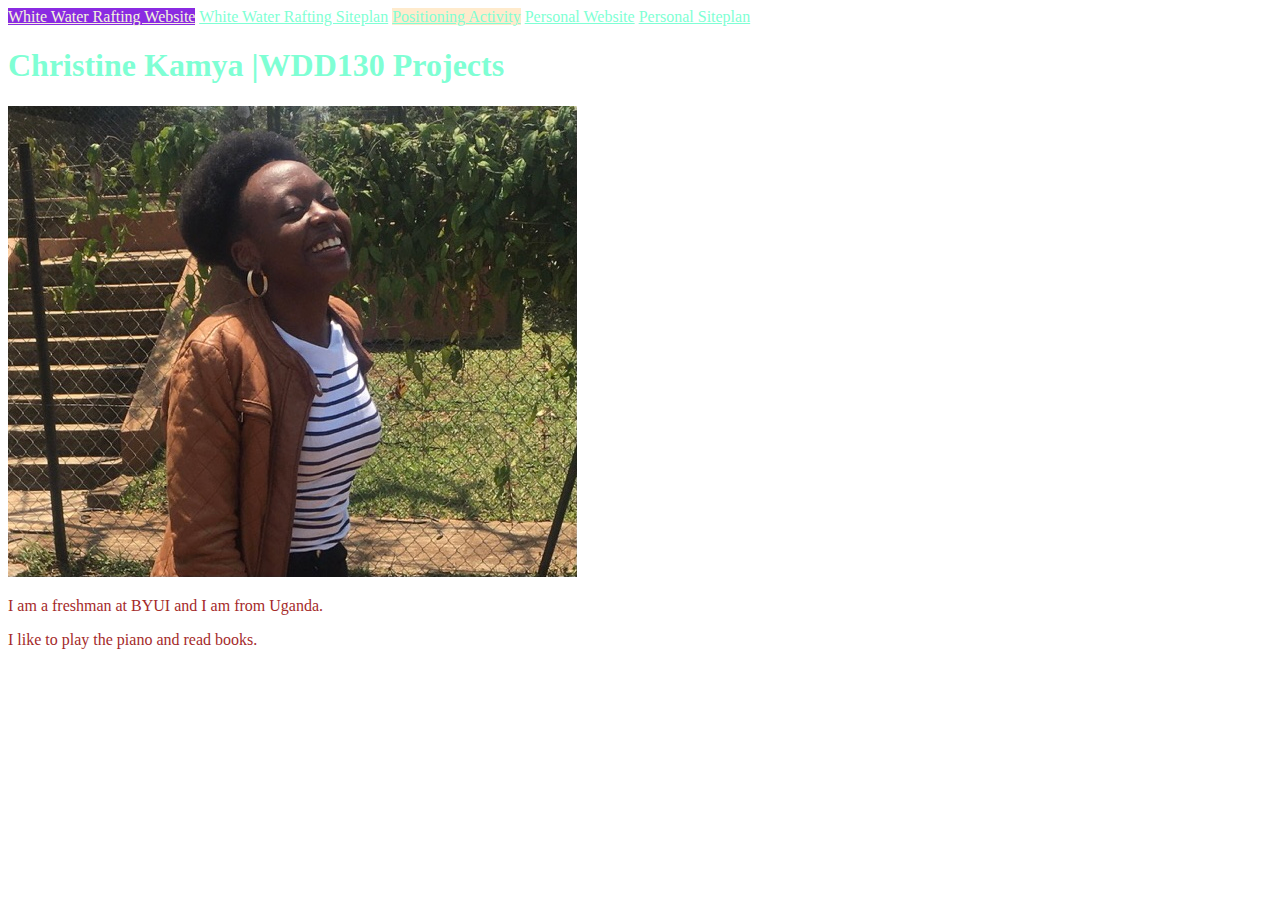
<file: index.html>
<!DOCTYPE html>
<html lang="en">
<head>
    <meta charset="UTF-8">
    <meta http-equiv="X-UA-Compatible" content="IE=edge">
    <meta name="viewport" content="width=device-width, initial-scale=1.0">
    <link rel="stylesheet" href="styles/main.css">
    <title>"Christine Kamya |WDD130 Home Page|</title>
    
</head>
<body>
    <header>
    <nav>
        <a id="active" href="wwr/index.html">White Water Rafting Website</a>
        <a href="wwr/site-plan-rafting.html">White Water Rafting Siteplan</a>
        <a class="room" href="positioning.html">Positioning Activity</a>
    <a href="./marketingsite/index.html">Personal Website</a>
    <a href="./marketingsite/site-plan.html">Personal Siteplan</a>

    </nav>
    <main>
        <h1>Christine Kamya |WDD130 Projects</h1>
        <img src="pictureofme.jpg" alt="Picture of Christine.jpg"/>
        <p id="emphasis">I am a freshman at BYUI and I am from Uganda.</p>
        <p>I like to play the piano and read books.</p>

    </main>
    </header>

    
</body>
</html>
</file>
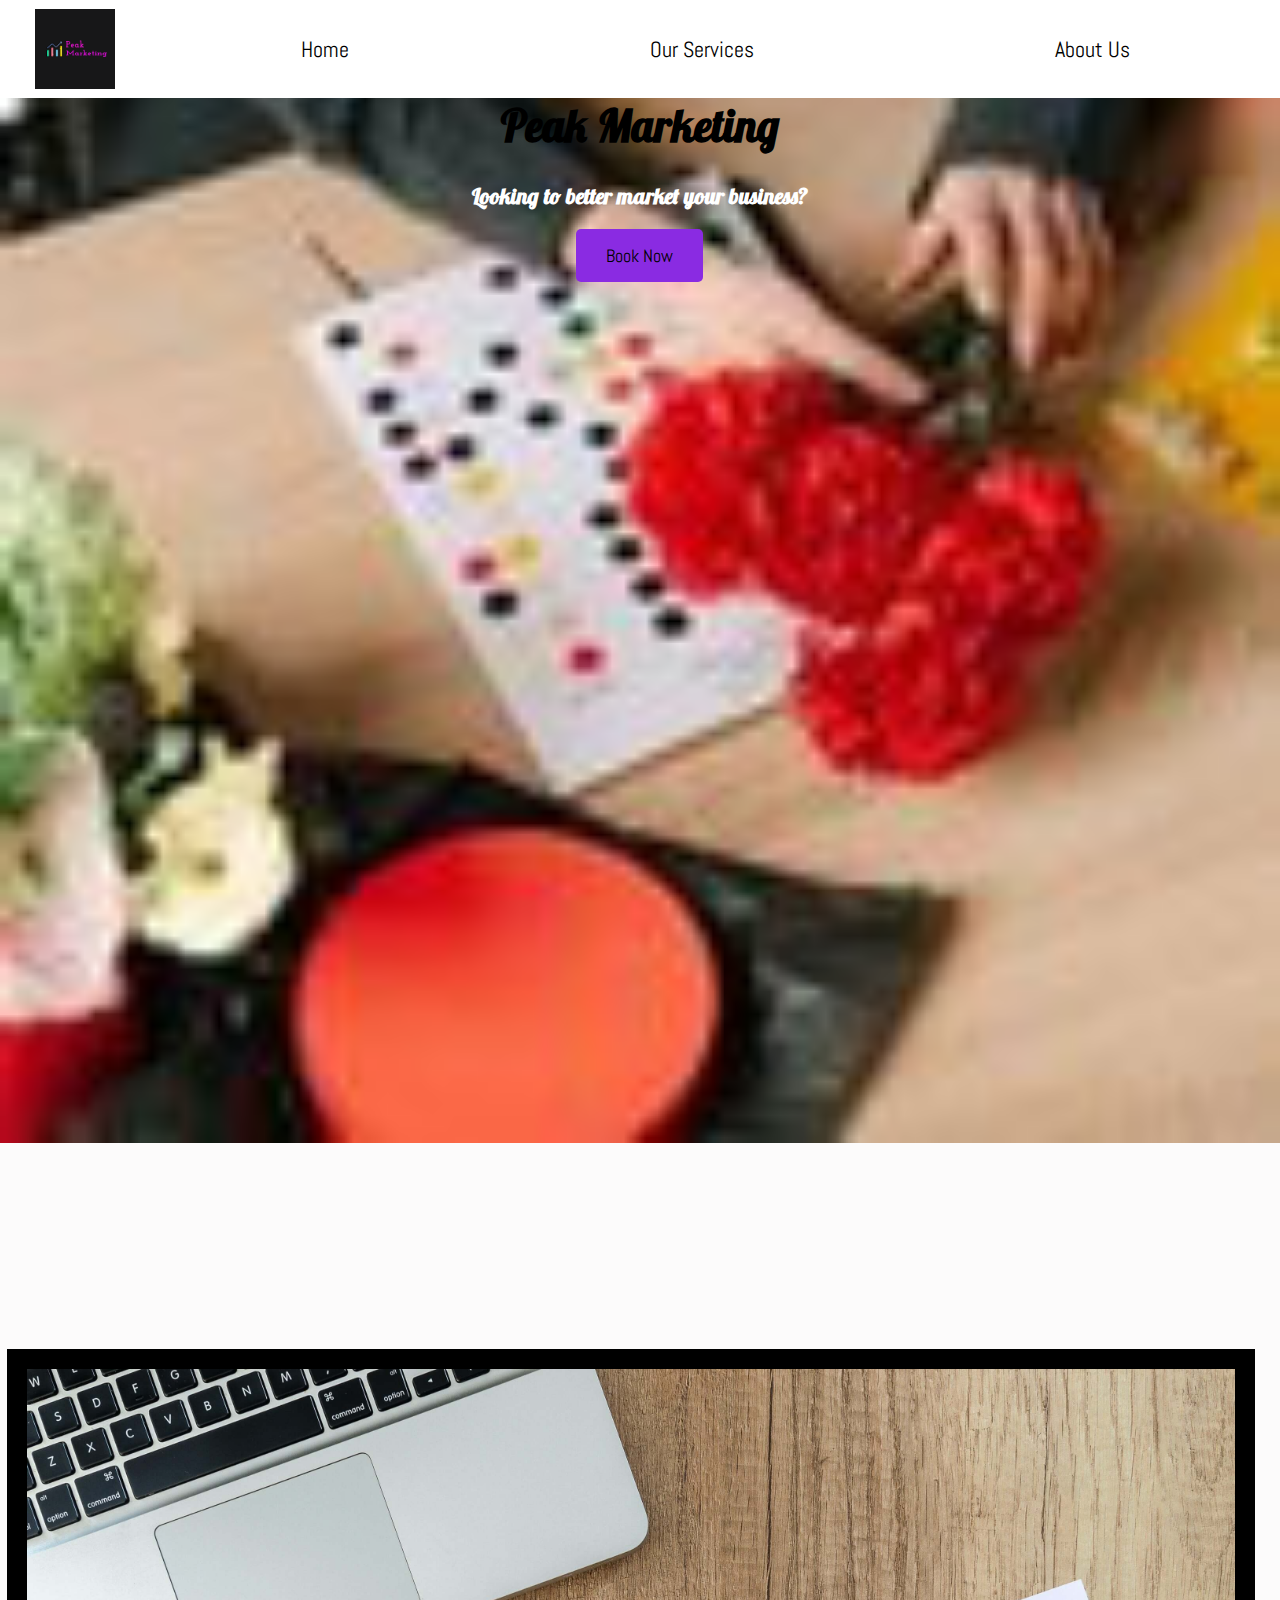
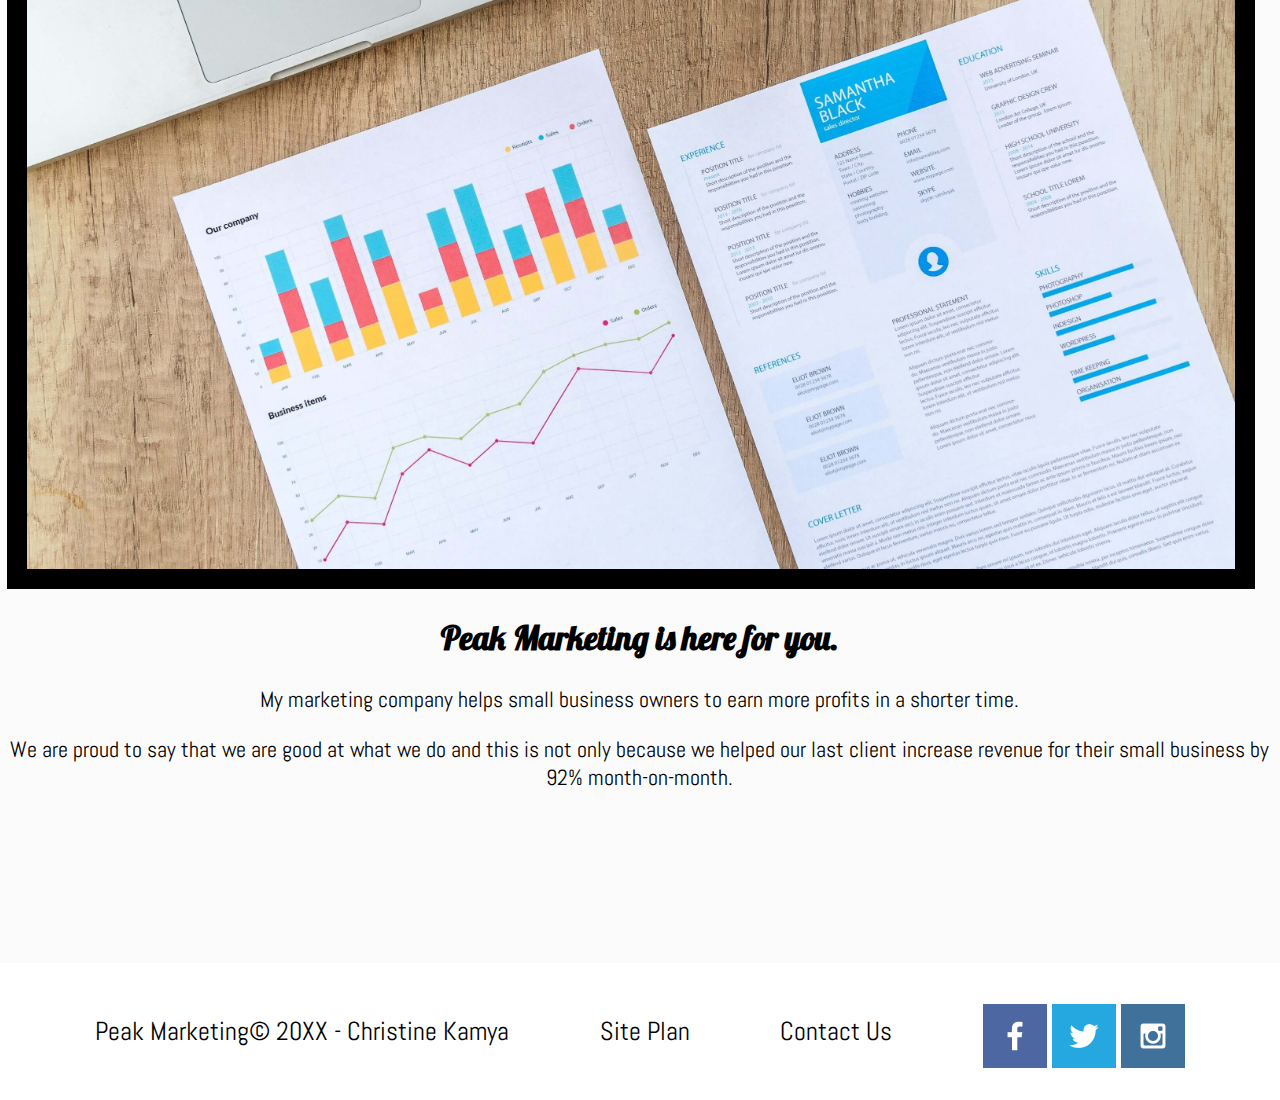
<file: marketingsite/index.html>
<!DOCTYPE html>
<html lang="en">
<head>
    <meta charset="UTF-8">
    <meta http-equiv="X-UA-Compatible" content="IE=edge">
    <meta name="viewport" content="width=device-width, initial-scale=1.0">
    <title>Peak Marketing| Home</title>
    <link type="text/css" rel="stylesheet" href="styless/site-plan.css">
</head>

<body>
    <div id="content">
        <header>
            <a id="logo_link" href="index.html">
                <img class="logo" src="images/peakmarketinglogo.png" alt="Peak Marketing Logo">
            </a>
            <nav>
                <a href="index.html">Home</a>
                <a href="ourservices.html">Our Services</a>
                <a href="aboutus.html">About Us</a>
            </nav>
        </header>
        <div id="hero">
            <div id="hero-box">
                <img id="hero-img" src="images/marketing1.jpg" alt="Marketing Strategy">
            </div>
            <section id="hero-msg">
                <h1 class="home-title">Peak Marketing</h1>
                <h4>Looking to better market your business?</h4>
                <div class='button-box'>
                    <a class='book' href="contactus.html">Book Now</a>
                </div>
            </section>
        </div>
        <main class="home-grid">
            
            <img class="marketing2-img" src="images/marketing2.jpg" alt="marketing picture">
            <section class="marketing">
                <h2>Peak Marketing is here for you.</h2>
                <p>My marketing company helps small business owners to earn more profits in a shorter time.</p>
                <p>We are proud to say that we are good at what we do and this is not only because we helped our last client increase revenue for their small business by 92% month-on-month.</p>
                
            </section>
        </main>
        <footer>
            <p>Peak Marketing&copy; 20XX - Christine Kamya</p>
            <p><a href="site-plan.html">Site Plan</a></p>
            <p><a href="contactus.html">Contact Us</a></p>
                <div class="social">
                    <a href="https://facebook.com" target="_blank">
                        <img src="images/facebook.png" alt="fb icon">
                    </a>
                    <a href="https://twitter.com" target="_blank">
                        <img src="images/twitter.png" alt="twitter icon">
                    </a>
                    <a href="https://instagram.com" target="_blank">
                        <img src="images/instagram.png" alt="instagram icon">
                    </a>
                </div>
        </footer>
    </div>  
</body>
</html>
</file>
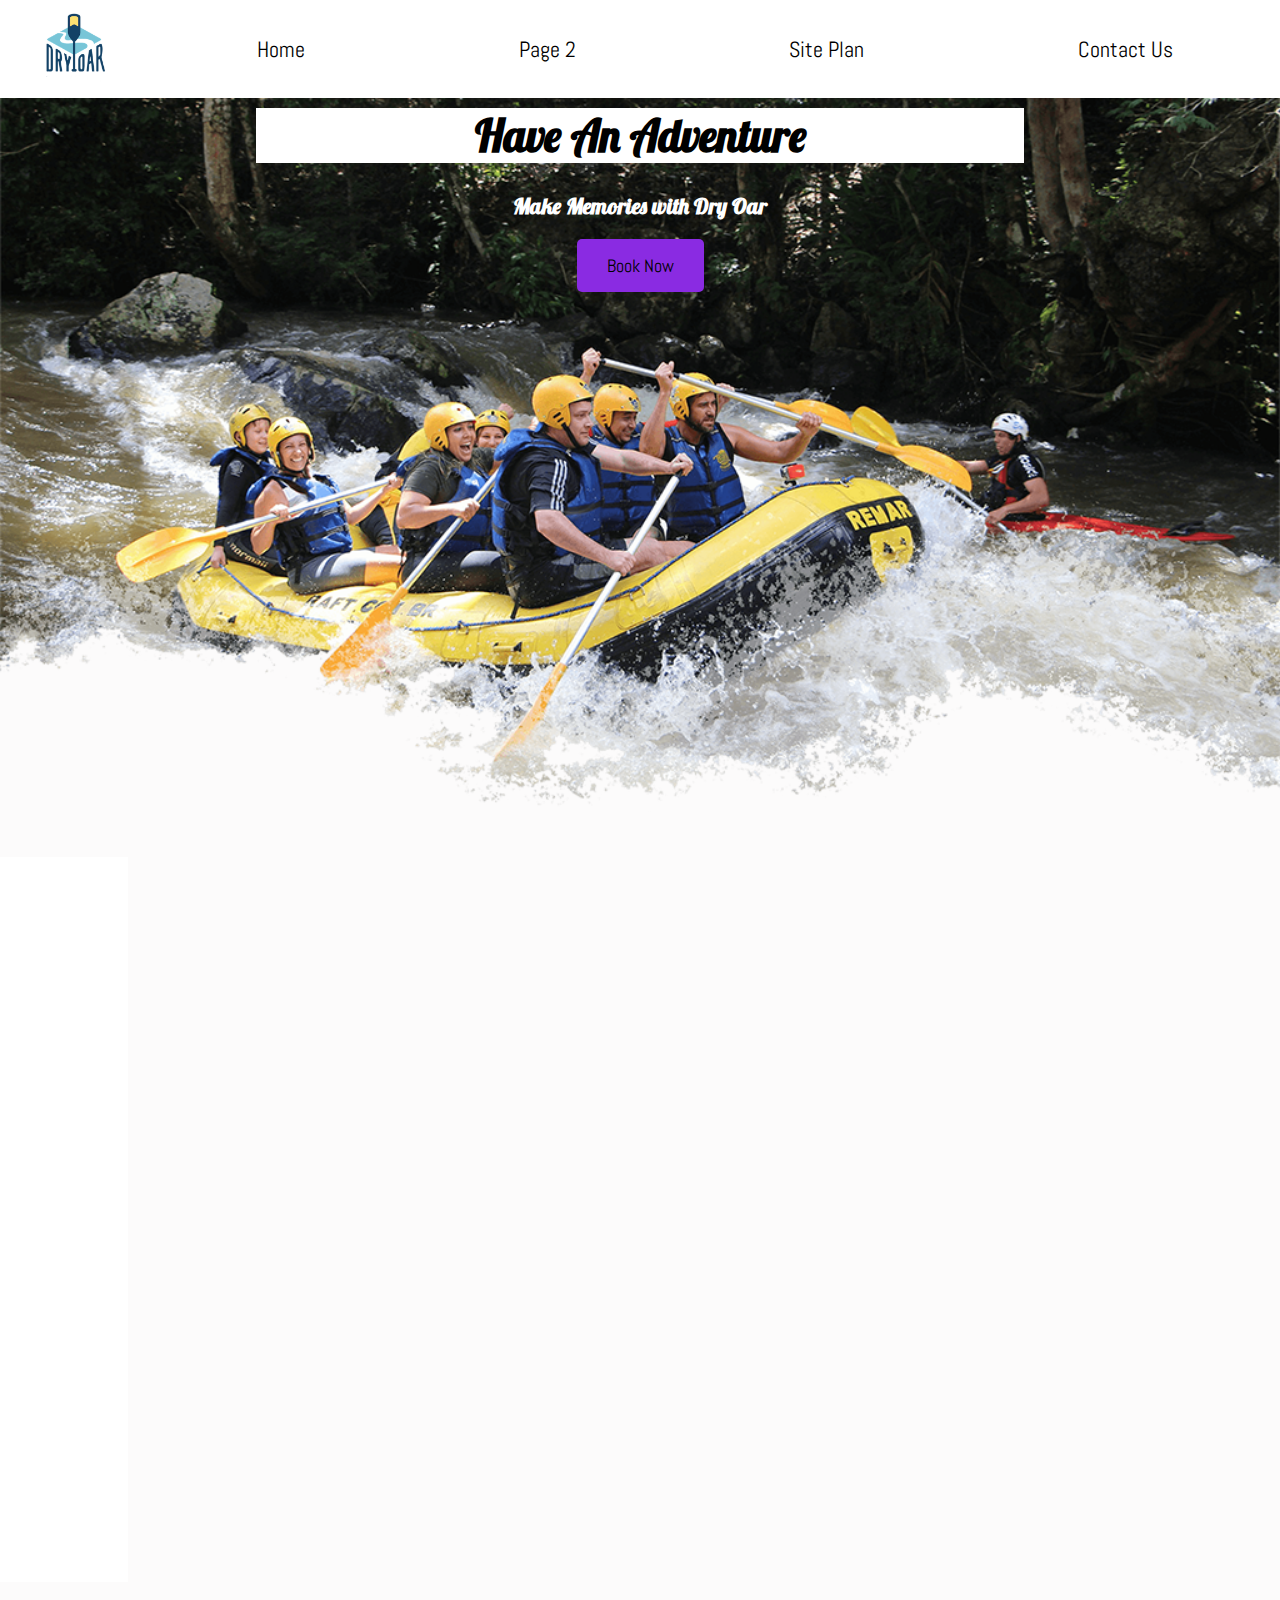
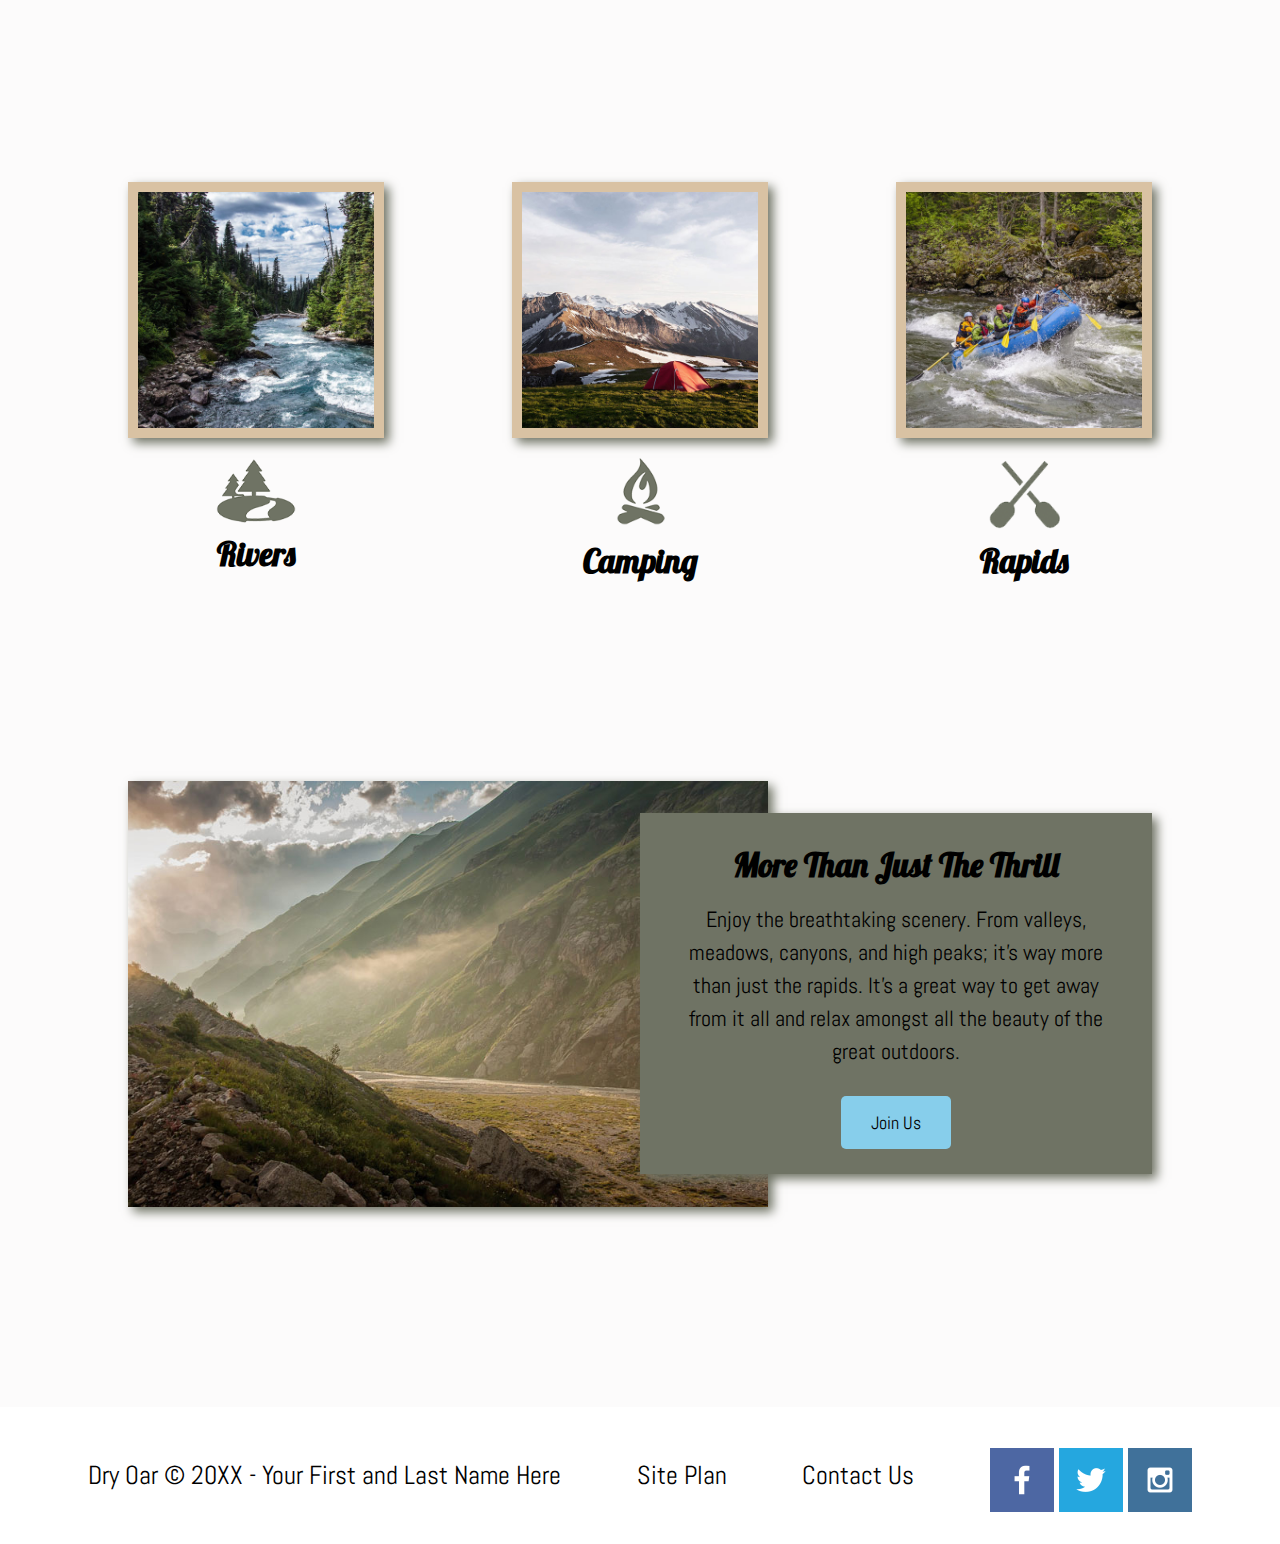
<file: wwr/index.html>
<!DOCTYPE html>
<html lang="en">
<head>
    <meta charset="UTF-8">
    <meta http-equiv="X-UA-Compatible" content="IE=edge">
    <meta name="viewport" content="width=device-width, initial-scale=1.0">
    <title>Whitewater Rafting Vacations | Dry Oar Boating | Home</title>
    <link rel="stylesheet" href="styles/styles.css">
</head>

<body>
    <div id="content">
    <header>
        <a id="logo_link" href="index.html">
            <img class="logo" src="images/logo.png" alt="Dry Oar Logo">
        </a>
        <nav>
            <a href="index.html">Home</a>
            <a href="#">Page 2</a>
            <a href="site-plan-rafting.html">Site Plan</a>
            <a href="contactus.html">Contact Us</a>
        </nav>
    </header>
    <div id="hero">
        <div id="hero-box">
            <img id="hero-img" src="images/hero.png" alt="People enjoying white water rafting">
        </div>
        <section id="hero-msg">
            <h1 class="home-title">Have An Adventure</h1>
            <h4>Make Memories with Dry Oar </h4>
            <div class='button-box'>
                <a class='book' href="contactus.html">Book Now</a>
            </div>
        </section>
    </div>
    <main class="home-grid">
        <section class="rivers-card">
            <img class="card-img" src="images/rivers.jpg" alt="river in forest">
            <img class="icon" src="images/river_icon.png" alt="river icon">
            <h2>Rivers</h2>
        </section>
        <section class="camping-card">
            <img class="card-img" src="images/camping.jpg" alt="tent in mountains">
            <img class="icon" src="images/fire_icon.png" alt="fire icon">
            <h2>Camping</h2>
        </section>
        <section class="rapids-card">
            <img class="card-img" src="images/rapids.jpg" alt="rafting boat">
            <img class="icon" src="images/oars.png" alt="oars icon">
            <h2>Rapids</h2>
        </section>
        <div id="background"></div> 
        <img class="mountains" src="images/mountains.jpg" alt="Misty mountains">
        <section class="msg">
        <h2>More Than Just The Thrill</h2>
        <p>Enjoy the breathtaking scenery. From valleys, meadows, canyons, and high peaks; it's way more than just the rapids. It's a great way to get away from it all and relax amongst all the beauty of the great outdoors. </p>
        <a class='join' href="rivers.html">Join Us</a>
    </section>
</main>
<footer>
    <p>Dry Oar &copy; 20XX - Your First and Last Name Here</p>
    <p><a href="site-plan-rafting.html">Site Plan</a></p>
    <p><a href="contactus.html">Contact Us</a></p>
    <div class="social">
        <a href="https://facebook.com" target="_blank">
            <img src="images/facebook.png" alt="fb icon">
        </a>
        <a href="https://twitter.com" target="_blank">
            <img src="images/twitter.png" alt="twitter icon">
        </a>
        <a href="https://instagram.com" target="_blank">
            <img src="images/instagram.png" alt="instagram icon">
        </a>
    </div>
</footer>
            
    </div>  
</body>
</html>
</file>
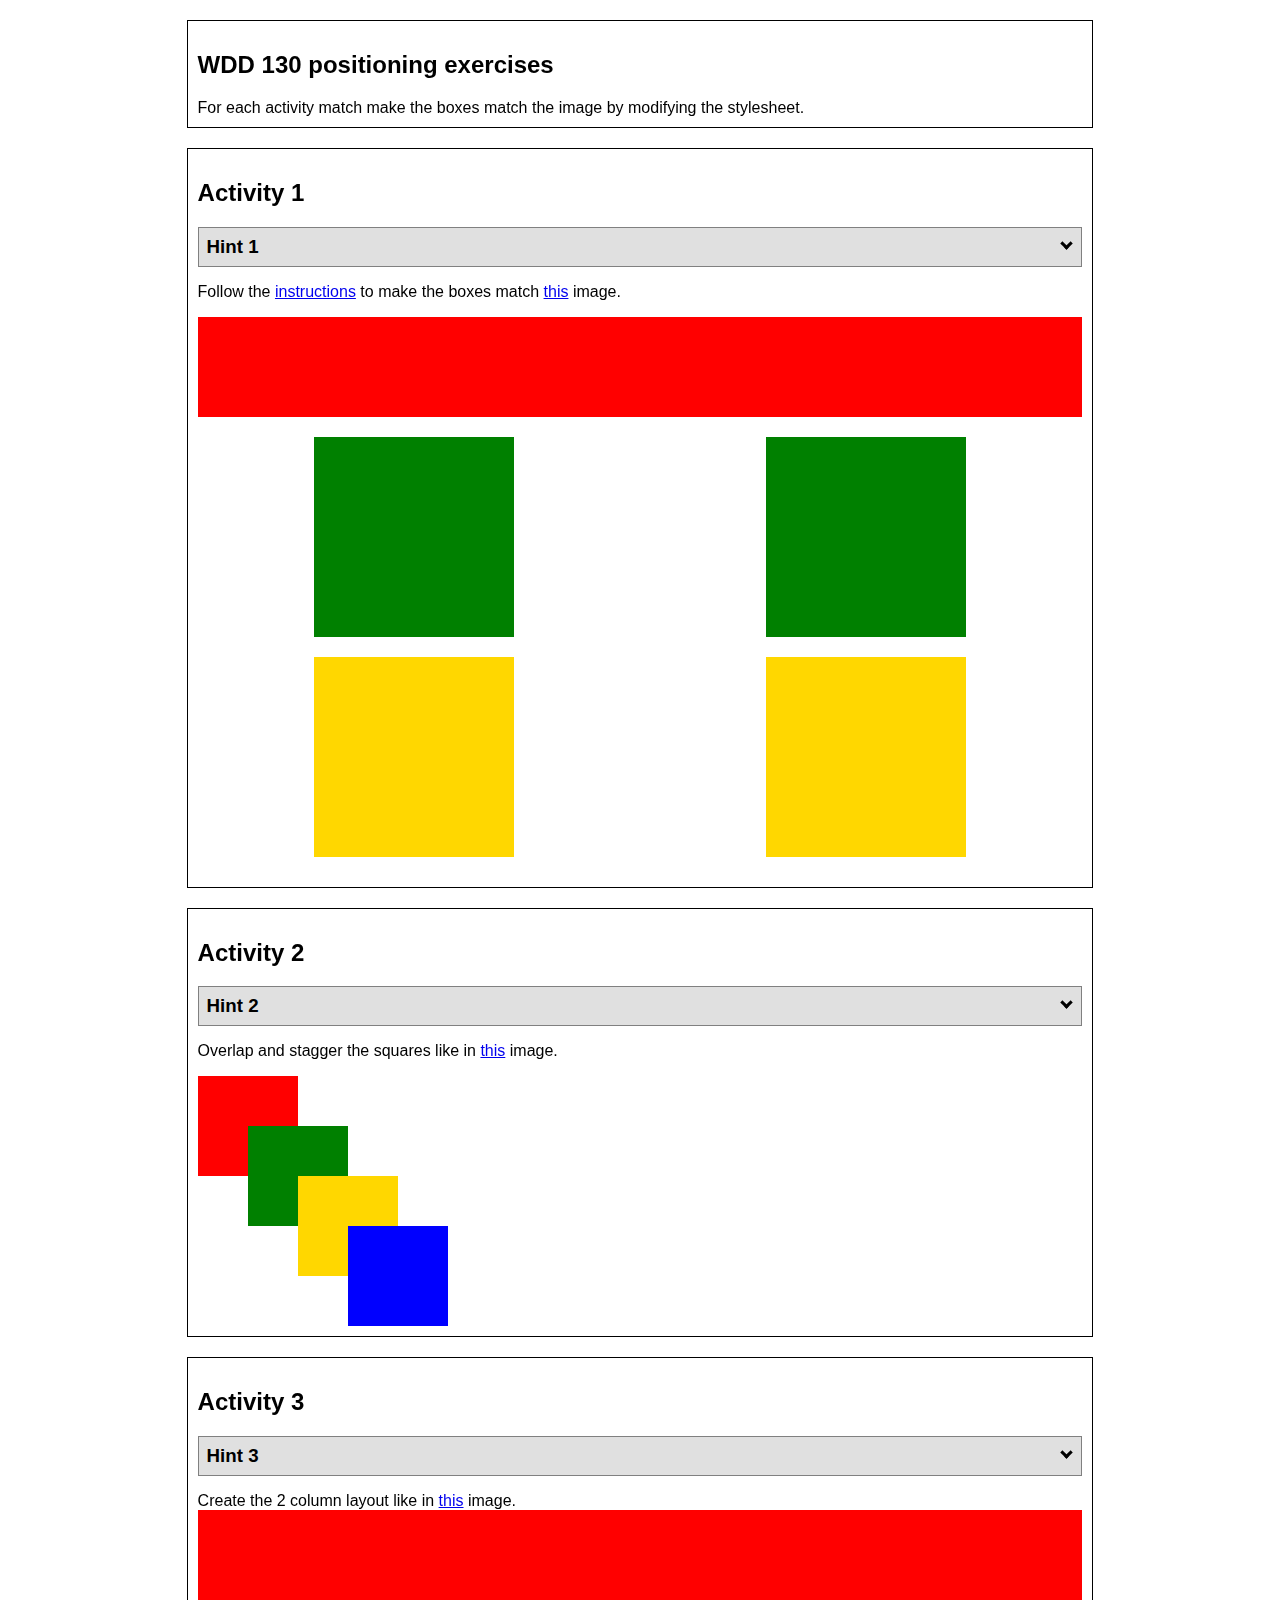
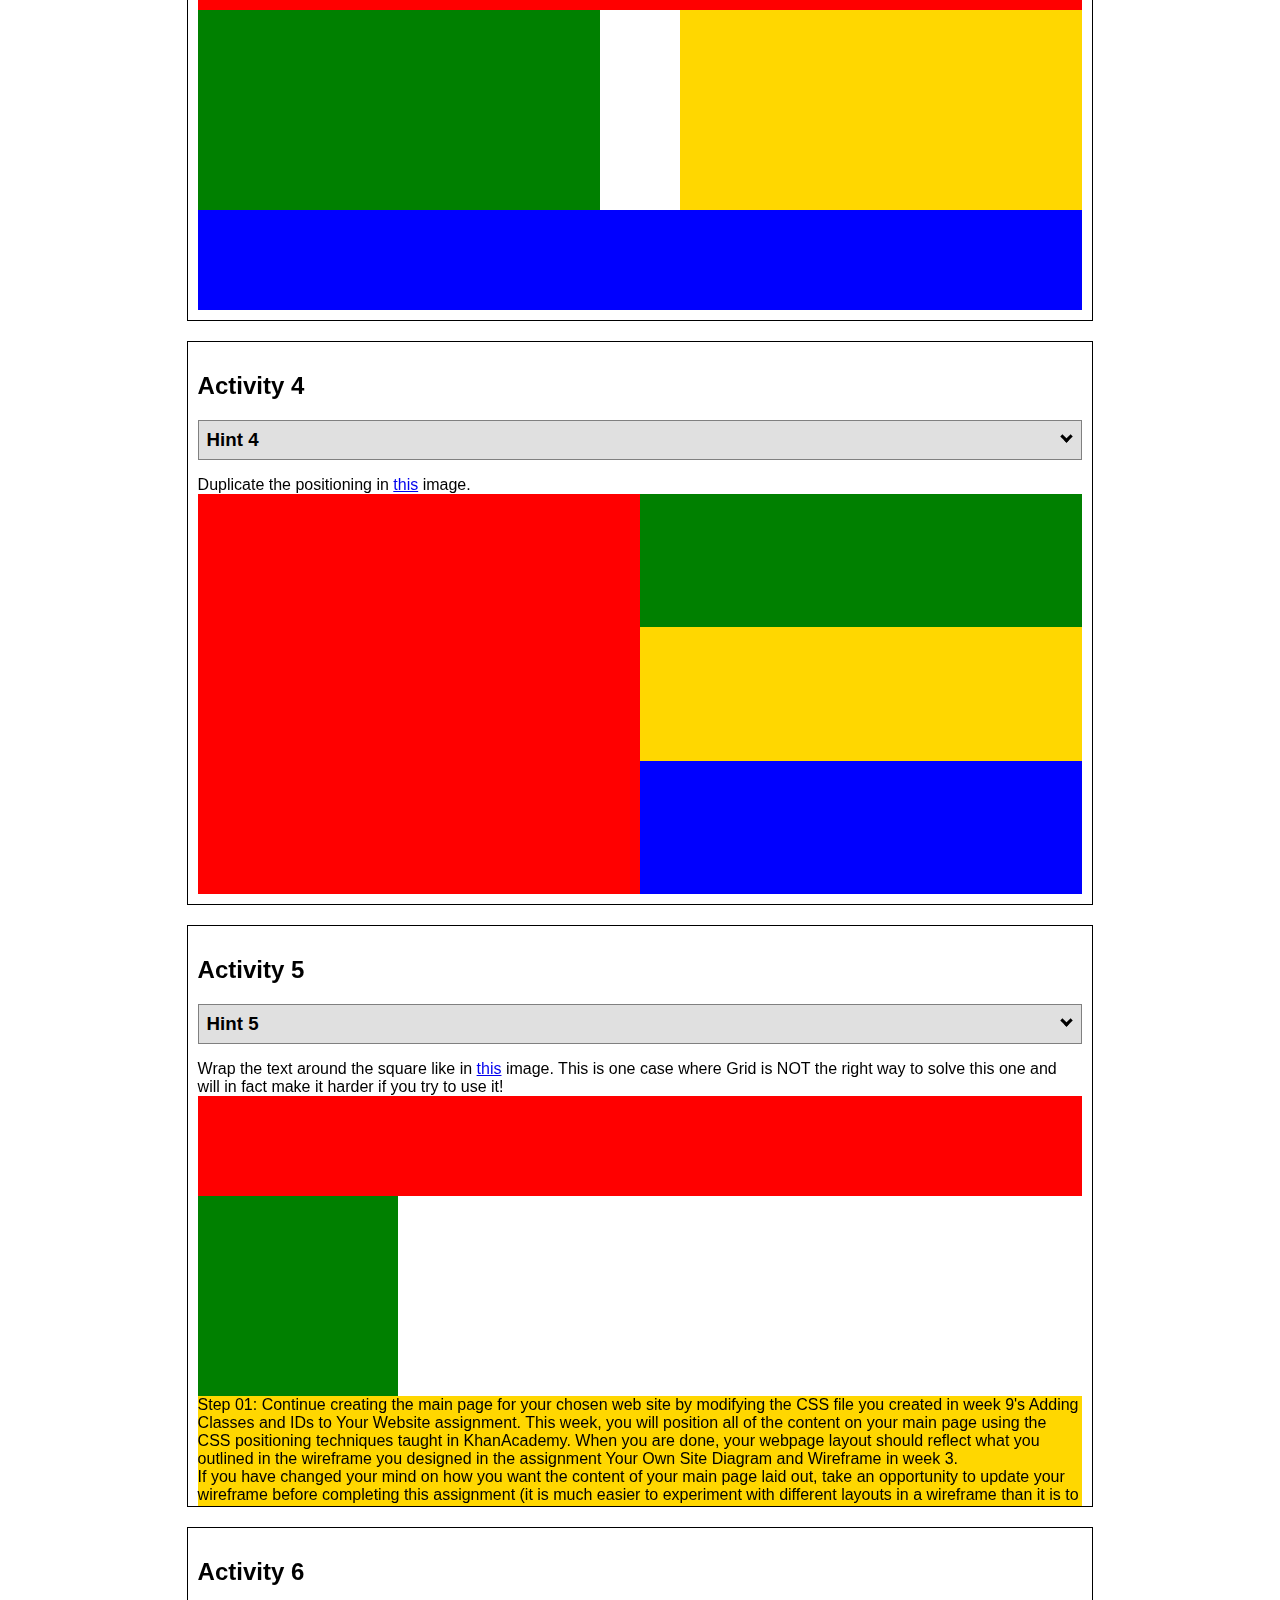
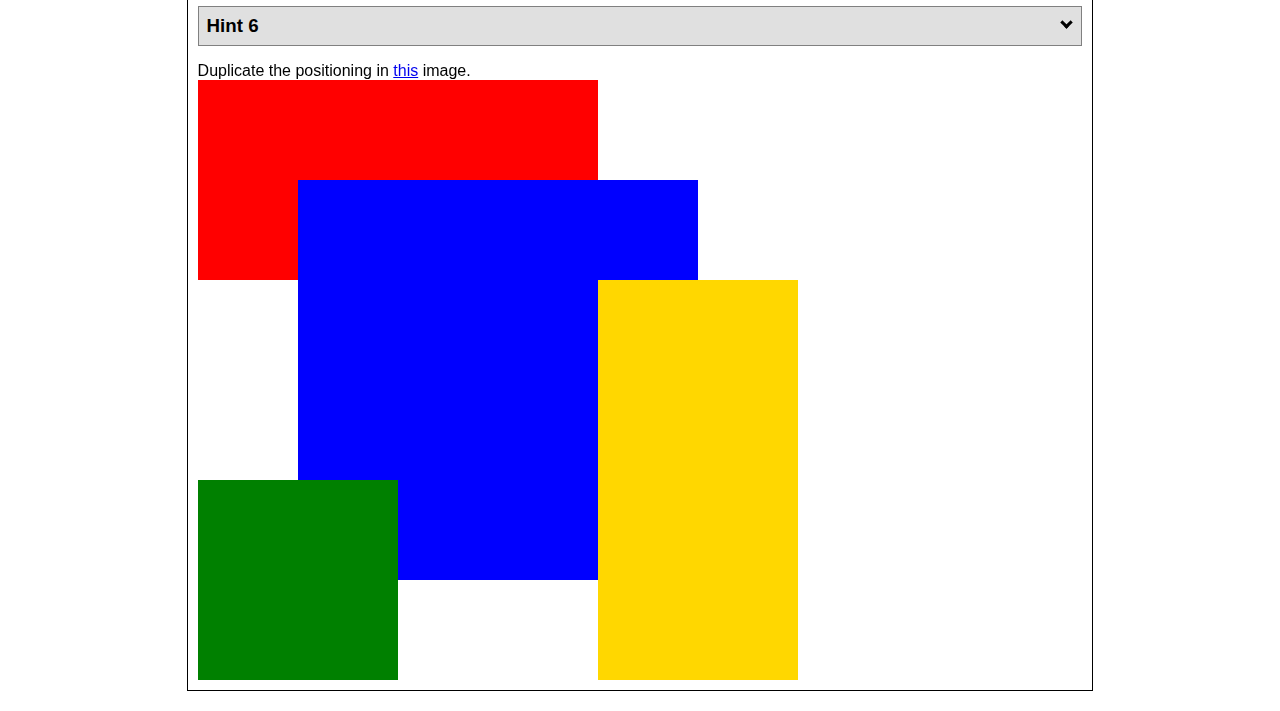
<file: positioning.html>
<!DOCTYPE html>
<html lang="en">
  <head>
    <!-- HTML - Name: positioning.html -->
    <title>Positioning Activity</title>
    <link rel="stylesheet" type="text/css" href="positionstyles.css" />
  </head>
  <body>
    <div class="activity">
      <h2>WDD 130 positioning exercises</h2>
      For each activity match make the boxes match the image by modifying the stylesheet.</div>
    <div class="activity">
      <h2>Activity 1</h2>
      <section class="hint"><input type="checkbox" ><i></i> <h3>Hint 1</h3><div><p>Check out the <a href="https://byui-wdd.github.io/wdd130/activities/w06-css-positioning.html" target="_blank">activity instructions</a> in Ilearn!</p></div></section>
      <p>Follow the <a href="https://byui-wdd.github.io/wdd130/activities/w06-css-positioning.html" target="_blank">instructions</a> to make the boxes match  <a href="https://byui-wdd.github.io/wdd130/images/example1.png" target="_blank">this</a> image.</p>
      <div class="content1" >
        <div class="red1" ></div>
        <div class="green1" ></div>
        <div class="green1" ></div>
        <div class="yellow1"></div>
        <div class="yellow1"></div>
        <div class="blue1"></div>
      </div>
    </div>
    <div class="activity">
      <h2>Activity 2</h2>
      <section class="hint"><input type="checkbox" > <h3>Hint 2</h3><i></i><div>
      <ul>
      <li>grid-template-columns: 50px 50px 50px 50px 50px </li></ul></div></section>
      <p>Overlap and stagger the squares like in <a href="https://byui-wdd.github.io/wdd130/images/example2.png" target="_blank">this</a> image.</p>
      <div class="content2" >
        <div class="red2" ></div>
        <div class="green2" ></div>
        <div class="yellow2"></div>
        <div class="blue2"></div>
      </div>
    </div>
    <div class="activity">
      <h2>Activity 3</h2>
      <section class="hint"><input type="checkbox" > <h3>Hint 3</h3><i></i><div><p>This one is going to be best solved with CSS Grid. Remember to make the boxes the right width first...then start moving them around. </p><h4>Properties used:</h4><ul><li>display:grid;</li><li>grid-template-columns:</li><li>grid-column-gap:</li>
        <li>grid-column:</li>  </ul></div></section>
      Create the 2 column layout like in <a href="https://byui-wdd.github.io/wdd130/images/example3.png" target="_blank">this</a>  image.
      <div class="content3" >
        <div class="red3" ></div>
        <div class="green3" ></div>
        <div class="yellow3"></div>
        <div class="blue3"></div>
      </div>
    </div>
    <div class="activity">
      <h2>Activity 4</h2>
      <section class="hint"><input type="checkbox" > <h3>Hint 4</h3><i></i><div><p>For the others we have been primarily concerned with width. For this one you will need to adjust height as well. </p><h4>Properties used:</h4><ul><li>display:grid;</li><li>grid-template-columns:</li><li>grid-row:</li></ul></div></section>
      Duplicate the positioning in <a href="https://byui-wdd.github.io/wdd130/images/example4.png" target="_blank">this</a> image. 
      <div class="content4" >
        <div class="red4" ></div>
        <div class="green4" ></div>
        <div class="yellow4"></div>
        <div class="blue4"></div>
      </div>
    </div>

    <div class="activity">
      <h2>Activity 5</h2>
      <section class="hint"><input type="checkbox" > <h3>Hint 5</h3><i></i><div><p>Grid is <strong>not</strong> the right way to do this.  In fact there is only one way to really do that...and that is with float. Remember that we float the thing we want the text to wrap around.  Also remember to start by making all the shapes the right size and shape.</p><h4>Properties used:</h4><ul><li>float: left;</li></ul></div></section>
      Wrap the text around the square like in <a href="https://byui-wdd.github.io/wdd130/images/example5.png" target="_blank">this</a> image. This is one case where Grid is NOT the right way to solve this one and will in fact make it harder if you try to use it!
      <div class="content5" >
        <div class="red5" ></div>
        <div class="green5" ></div>
        <div class="yellow5">Step 01: Continue creating the main page for your chosen web site by modifying the CSS file you created in week 9's Adding Classes and IDs to Your Website assignment. This week, you will position all of the content on your main page using the CSS positioning techniques taught in KhanAcademy. When you are done, your webpage layout should reflect what you outlined in the wireframe you designed in the assignment Your Own Site Diagram and Wireframe in week 3. <br />
          If you have changed your mind on how you want the content of your main page laid out, take an opportunity to update your wireframe before completing this assignment (it is much easier to experiment with different layouts in a wireframe than it is to do so by modifying the CSS). Also, if you find that you are having trouble with using CSS positioning, feel free to review the concepts at the learn layout site: http://learnlayout.com/. You should be able to apply these principles to your site. For futher help, refer back to the Max Design site used in the beginning of the course for an example of how to implement your site design.</div>
        <div class="blue5"></div>
      </div>
    </div>
    <div class="activity">
      <h2>Activity 6</h2>
      <section class="hint"><input type="checkbox" > <h3>Hint 6</h3><i></i><div><p>This one is all about visualizing the grid behind the layout. If you are having a hard time doing that first: all the sizes are even multiples of 100, and second here is another example with the lines drawn: <a href="https://byui-wdd.github.io/wdd130/images/example6-hint.png" target="_blank">example 6 with lines</a>. For this one you will find it easiest if you use px for the column width. You can also use <kbd>z-index</kbd> to control the element layering.    </p><h4>Properties used:</h4><ul><li>display:grid;</li><li>grid-template-columns:</li><li>grid-column:</li><li>grid-row:</li><li><a href="https://www.w3schools.com/cssref/pr_pos_z-index.asp" target="_blank">z-index:</a></li></ul></div></section>
      Duplicate the positioning in <a href="https://byui-wdd.github.io/wdd130/images/example6.png" target="_blank">this</a> image.
      <div class="content6" >
        <div class="red6" ></div>
        <div class="green6" ></div>
        <div class="yellow6"></div>
        <div class="blue6"></div>
      </div>
    </div>
  </body>
</html>
</file>
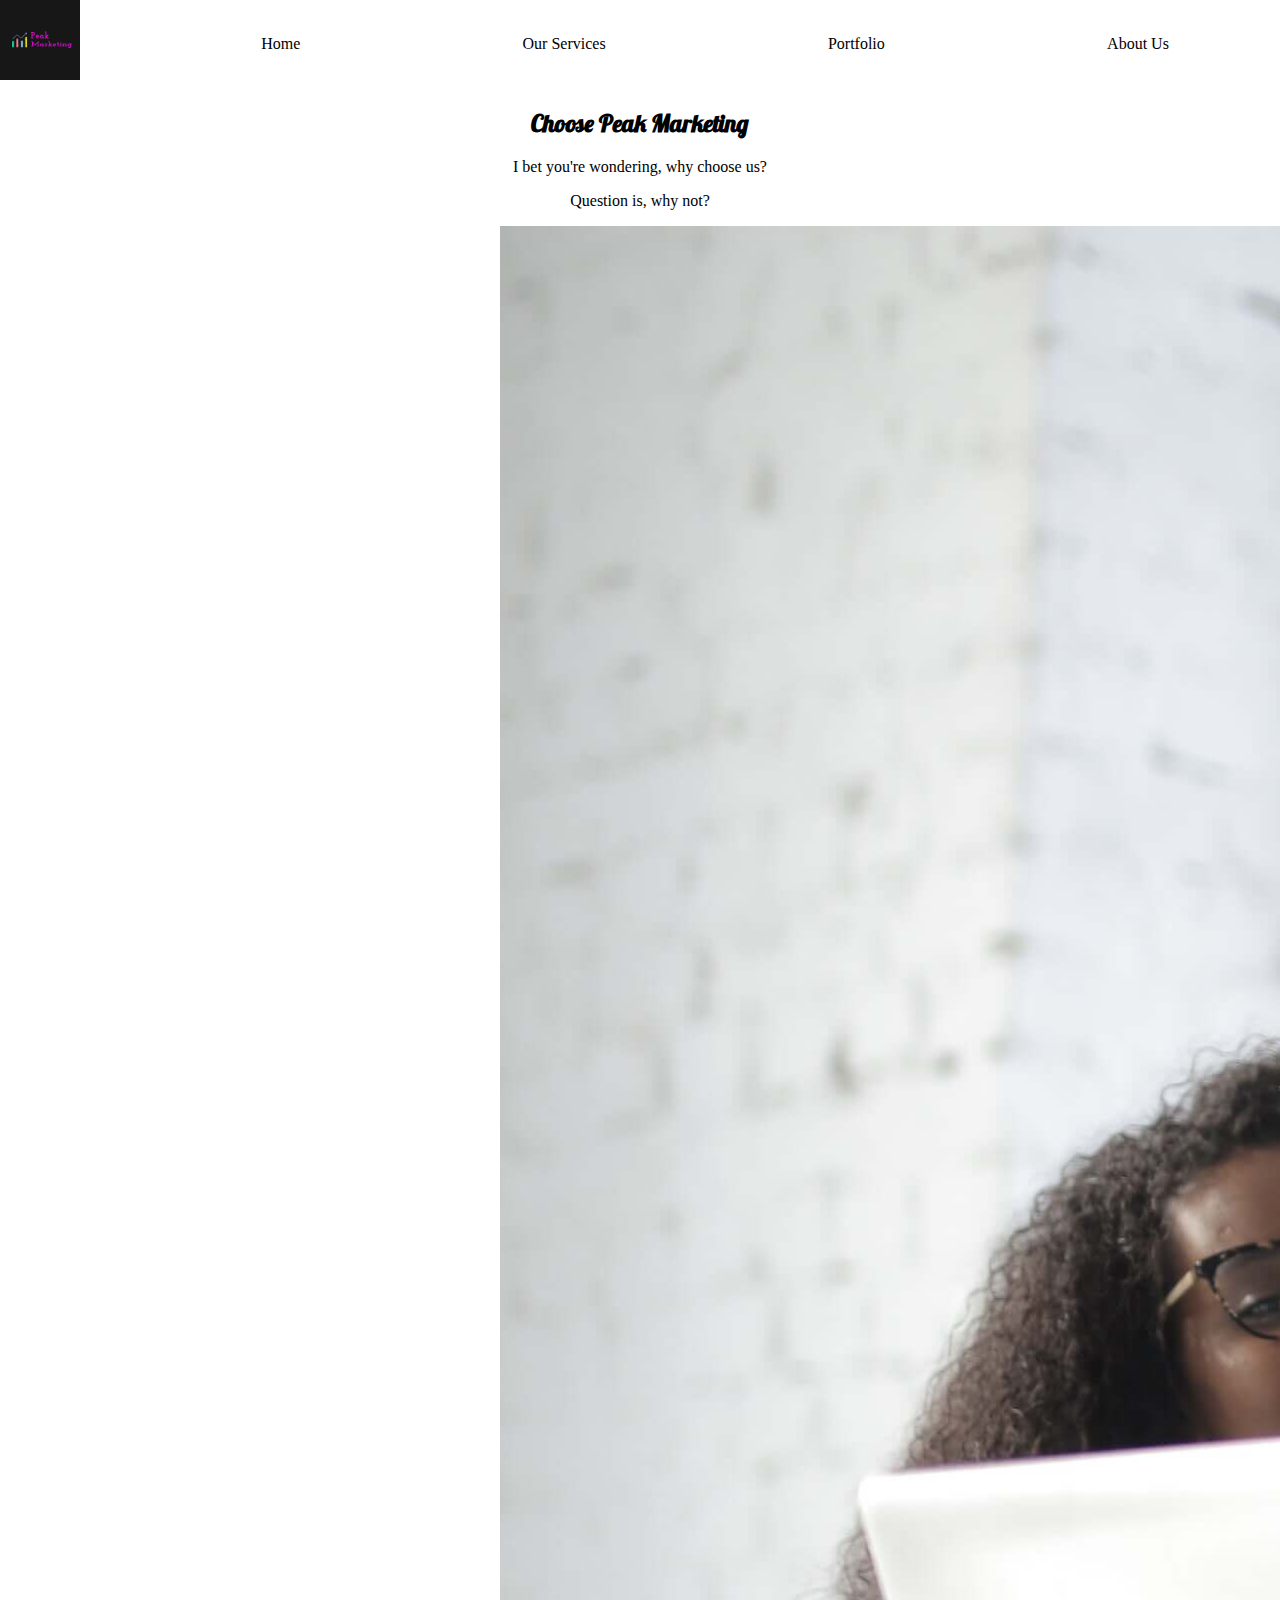
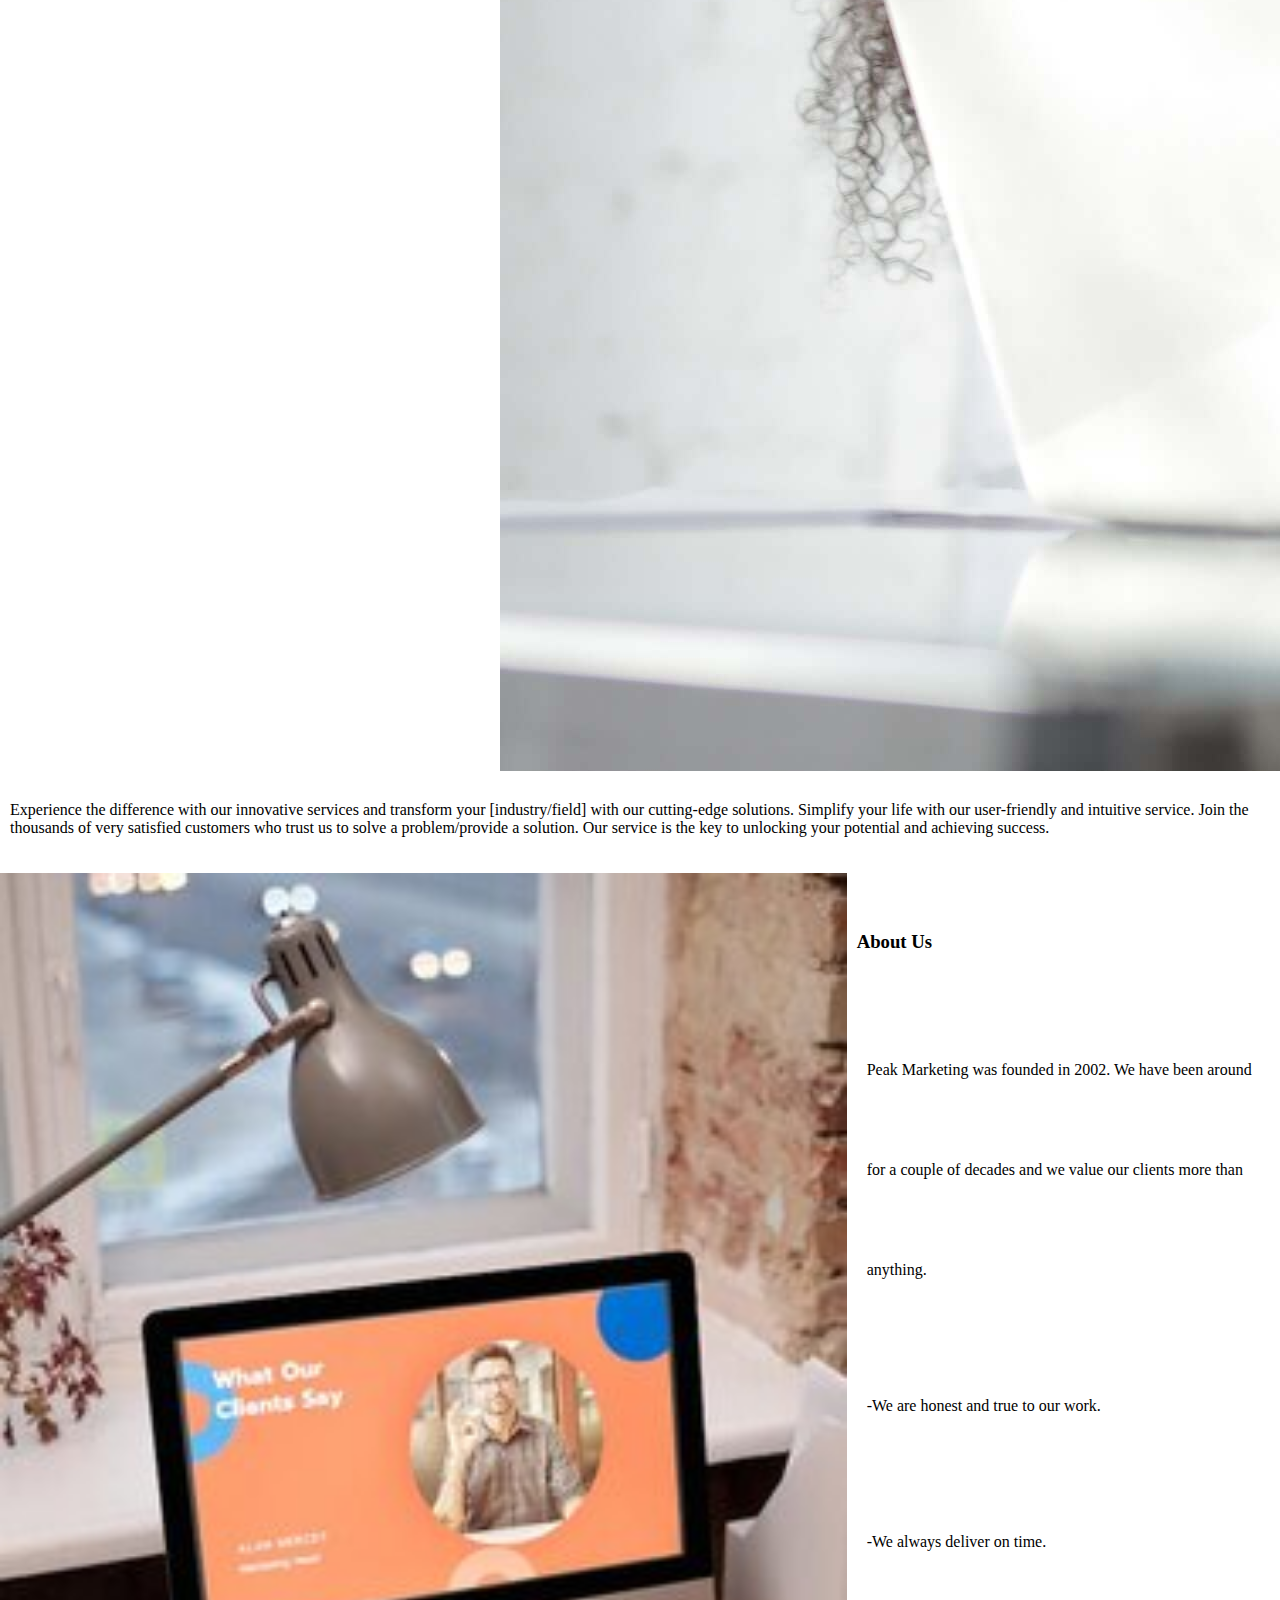
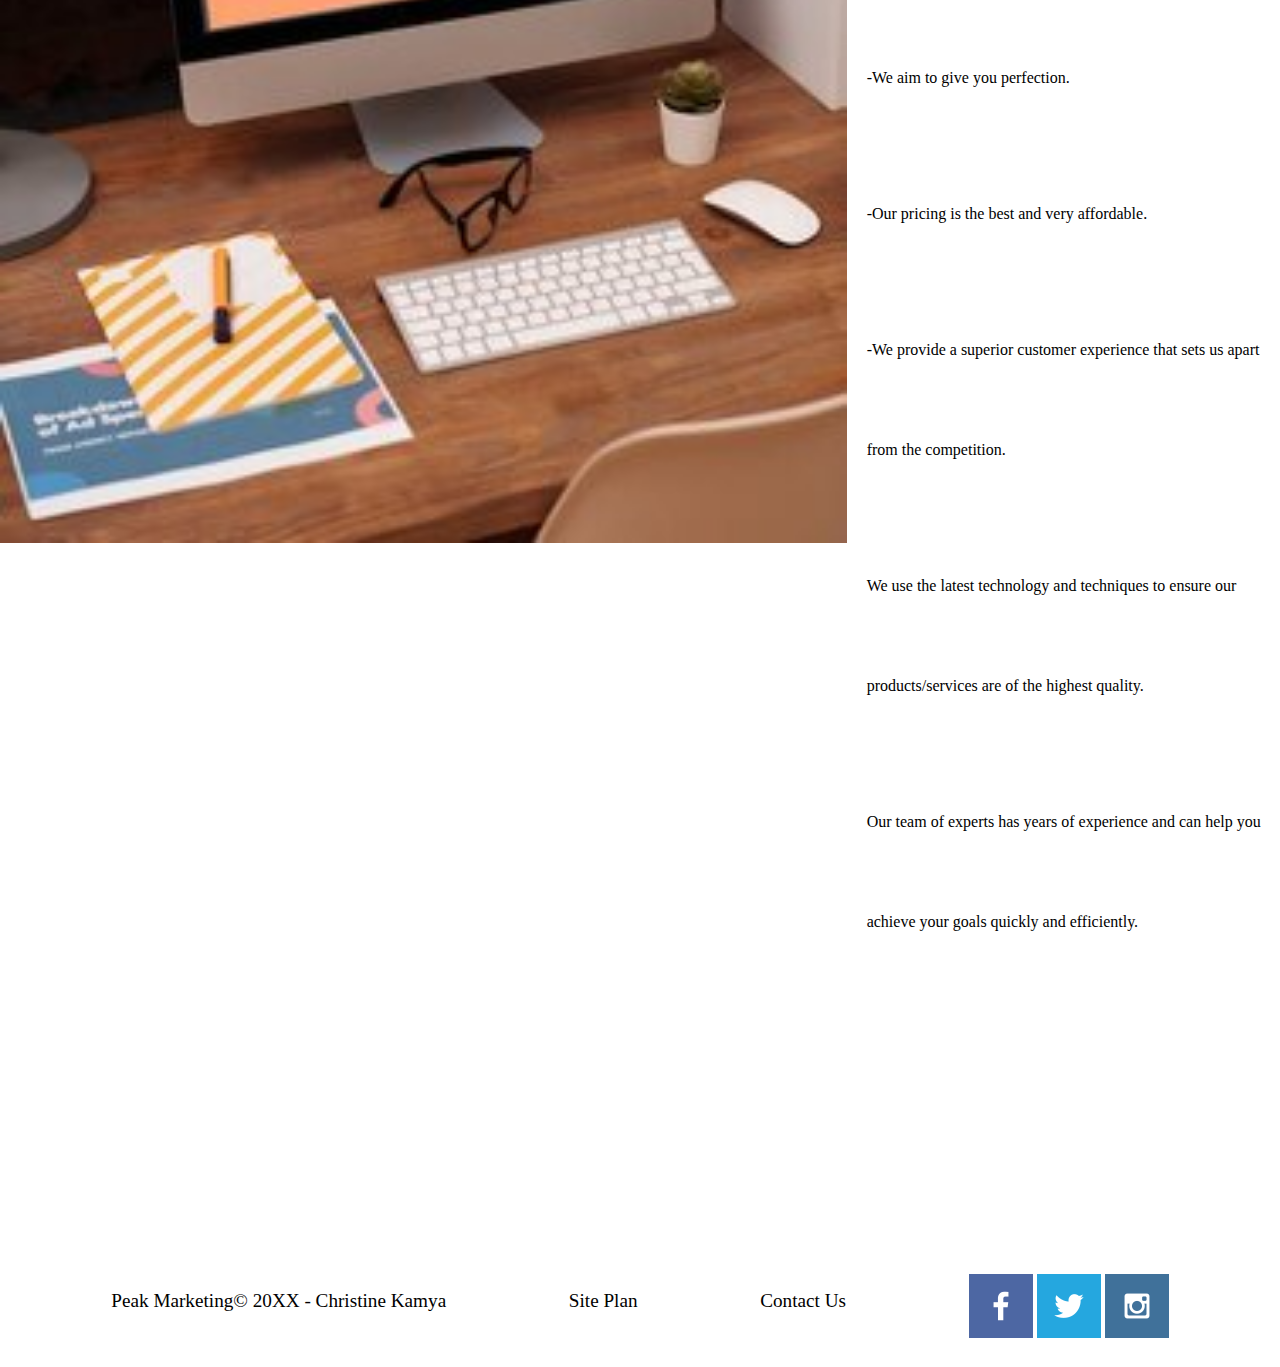
<file: marketingsite/aboutus.html>
<!DOCTYPE html>
<html lang="en">
<head>
    <meta charset="UTF-8">
    <meta http-equiv="X-UA-Compatible" content="IE=edge">
    <meta name="viewport" content="width=device-width, initial-scale=1.0">
    <title>Peak Marketing| Home</title>

   
    <link rel="stylesheet" href="styless/subpage1.css">
</head>

<body>
    <div id="content">
    <header>
        <a id="logo_link" href="index.html">
            <img class="logo" src="images/peakmarketinglogo.png" alt="Peak Marketing Logo">
        </a>
        <nav>
            <a href="index.html">Home</a>
            <a href="ourservices.html">Our Services</a>
            <a href="portfolio.html">Portfolio</a>
            <a href="aboutus.html">About Us</a>
        </nav>
    </header>
            <div id="banner">
                <h2>Choose Peak Marketing</h2>
                <p>I bet you're wondering, why choose us?</p>
                <p>Question is, why not?</p>
            </div>
            <img class="marketing-img" src="images/marketing5.jpg" alt="marketing picture">
    <main class="home-grid3">
            
                
            <p>Experience the difference with our innovative services and transform your [industry/field] with our cutting-edge solutions. Simplify your life with our user-friendly and intuitive service. Join the thousands of very satisfied customers who trust us to solve a problem/provide a solution. Our service is the key to unlocking your potential and achieving success.</p>
            <img class="marketing-img1" src="images/marketing6.jpg" alt="marketing picture">
            
            <div id="maindiv">
            <h3>About Us</h3>
            <p>Peak Marketing was founded in 2002. We have been around for a couple of decades and we value our clients more than anything.</p>
            <p>-We are honest and true to our work.
            <p>-We always deliver on time.</p>
            <p>-We aim to give you perfection.  </p>
            <p>-Our pricing is the best and very affordable.</p>
            <p>-We provide a superior customer experience that sets us apart from the competition.</p>
            <p>We use the latest technology and techniques to ensure our products/services are of the highest quality.</p>
            <p>Our team of experts has years of experience and can help you achieve your goals quickly and efficiently.</p>
            </p>
            </div>
            
</main>
<footer>
    <p>Peak Marketing&copy; 20XX - Christine Kamya</p>
    <p><a href="site-plan.html">Site Plan</a></p>
    <p><a href="contactus.html">Contact Us</a></p>
    <div class="social">
        <a href="https://facebook.com" target="_blank">
            <img src="images/facebook.png" alt="fb icon">
        </a>
        <a href="https://twitter.com" target="_blank">
            <img src="images/twitter.png" alt="twitter icon">
        </a>
        <a href="https://instagram.com" target="_blank">
            <img src="images/instagram.png" alt="instagram icon">
        </a>
    </div>
</footer>
            
    </div>  
</body>
</html>
</file>
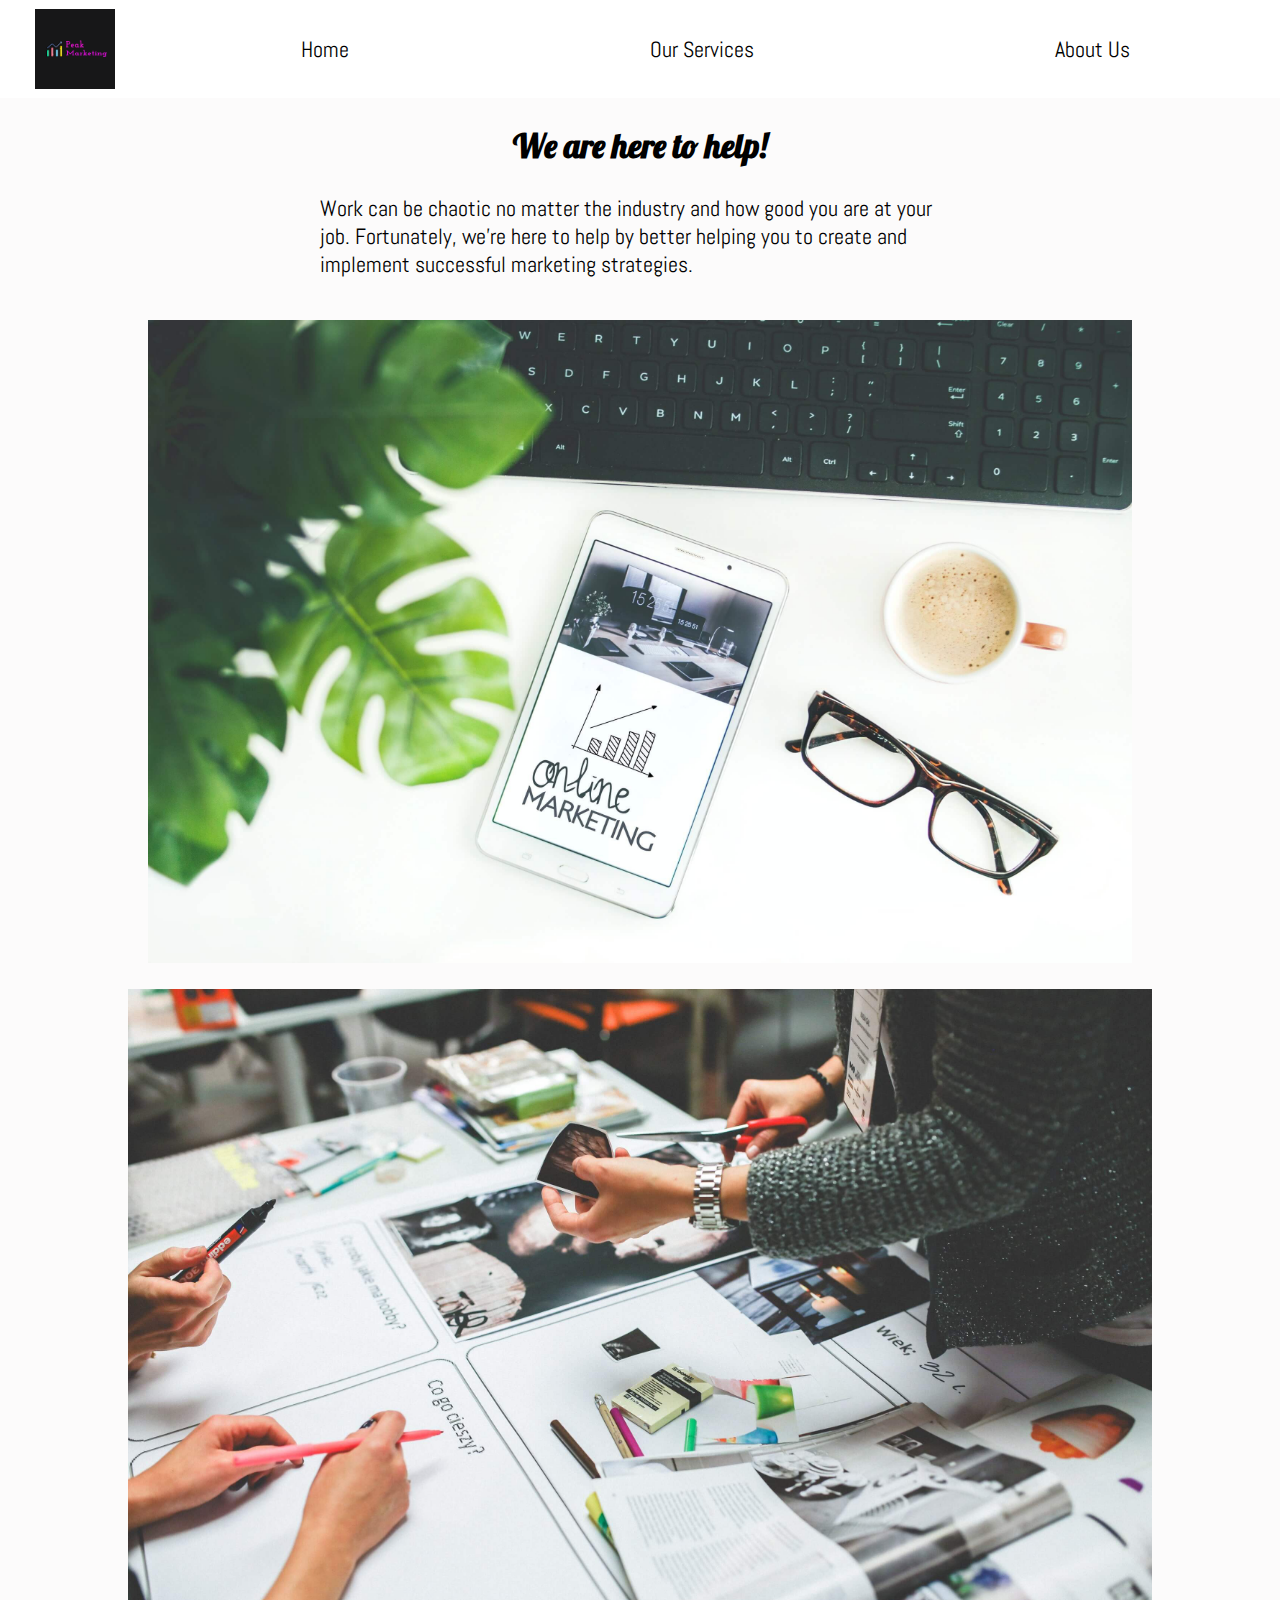
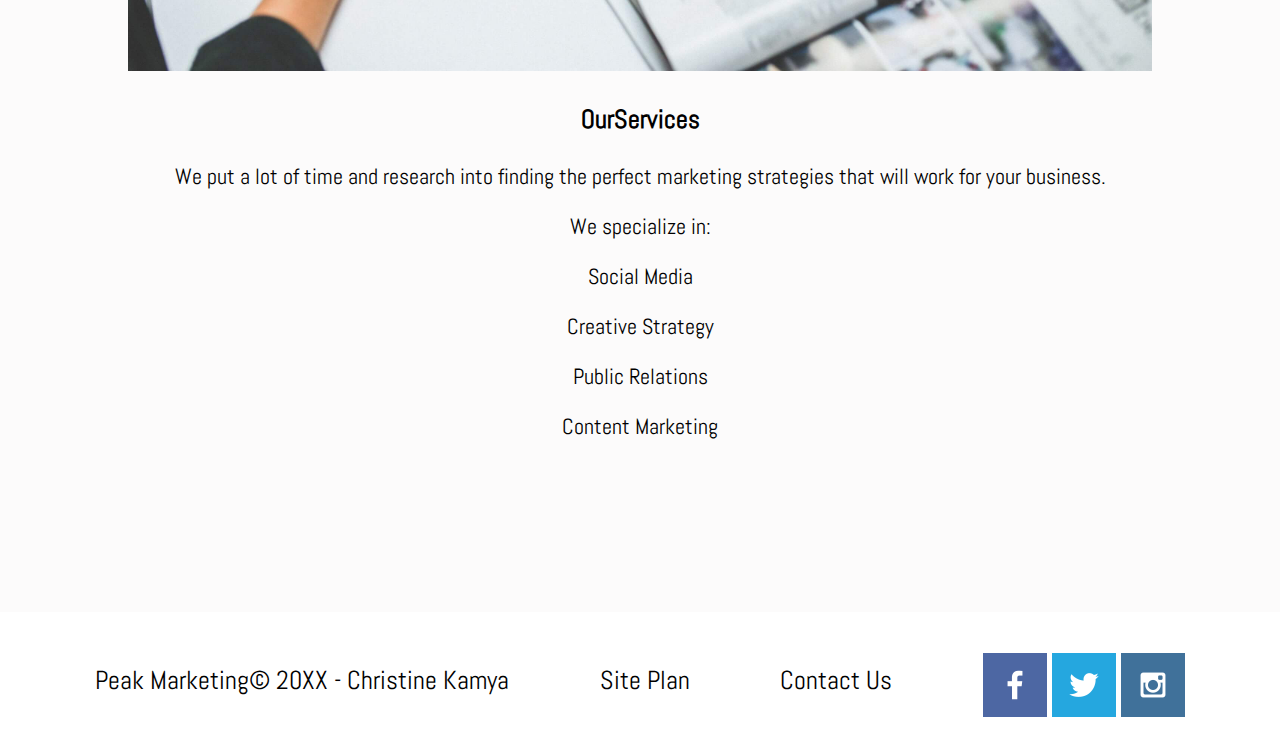
<file: marketingsite/ourservices.html>
<!DOCTYPE html>
<html lang="en">
<head>
    <meta charset="UTF-8">
    <meta http-equiv="X-UA-Compatible" content="IE=edge">
    <meta name="viewport" content="width=device-width, initial-scale=1.0">
    <title>Peak Marketing| Home</title>
    <link type="text/css" rel="stylesheet" href="styless/site-plan.css">
</head>

<body>
    <div id="content">
    <header>
        <a id="logo_link" href="index.html">
            <img class="logo" src="images/peakmarketinglogo.png" alt="Peak Marketing Logo">
        </a>
        <nav>
            <a href="index.html">Home</a>
            <a href="ourservices.html">Our Services</a>
            <a href="aboutus.html">About Us</a>
        </nav>
    </header>
    
    <main class="home-grid">
            <div id="heading">
            <h2>We are here to help!</h2>
            <p>Work can be chaotic no matter the industry and how good you are at your job. Fortunately, we’re here to help by better helping you to create and implement successful marketing strategies.</p>
            </div>
            <section class="marketing">
                <img class="marketing-img3" src="images/marketing3.jpg" alt="marketing picture">
                
        <section class="marketing">
            <img class="marketing-img4" src="images/marketing4.jpg" alt="marketing picture">
                
            <h3>OurServices</h3>
            <p>We put a lot of time and research into finding the perfect marketing strategies that will work for your business.</p>
            <p>We specialize in:</p>
            <p>Social Media</p>
            <p>Creative Strategy</p>
            <p>Public Relations</p>
            <p>Content Marketing</p>
</main>
<footer>
    <p>Peak Marketing&copy; 20XX - Christine Kamya</p>
    <p><a href="site-plan.html">Site Plan</a></p>
    <p><a href="contactus.html">Contact Us</a></p>
    <div class="social">
        <a href="https://facebook.com" target="_blank">
            <img src="images/facebook.png" alt="fb icon">
        </a>
        <a href="https://twitter.com" target="_blank">
            <img src="images/twitter.png" alt="twitter icon">
        </a>
        <a href="https://instagram.com" target="_blank">
            <img src="images/instagram.png" alt="instagram icon">
        </a>
    </div>
</footer>
            
    </div>  
</body>
</html>
</file>
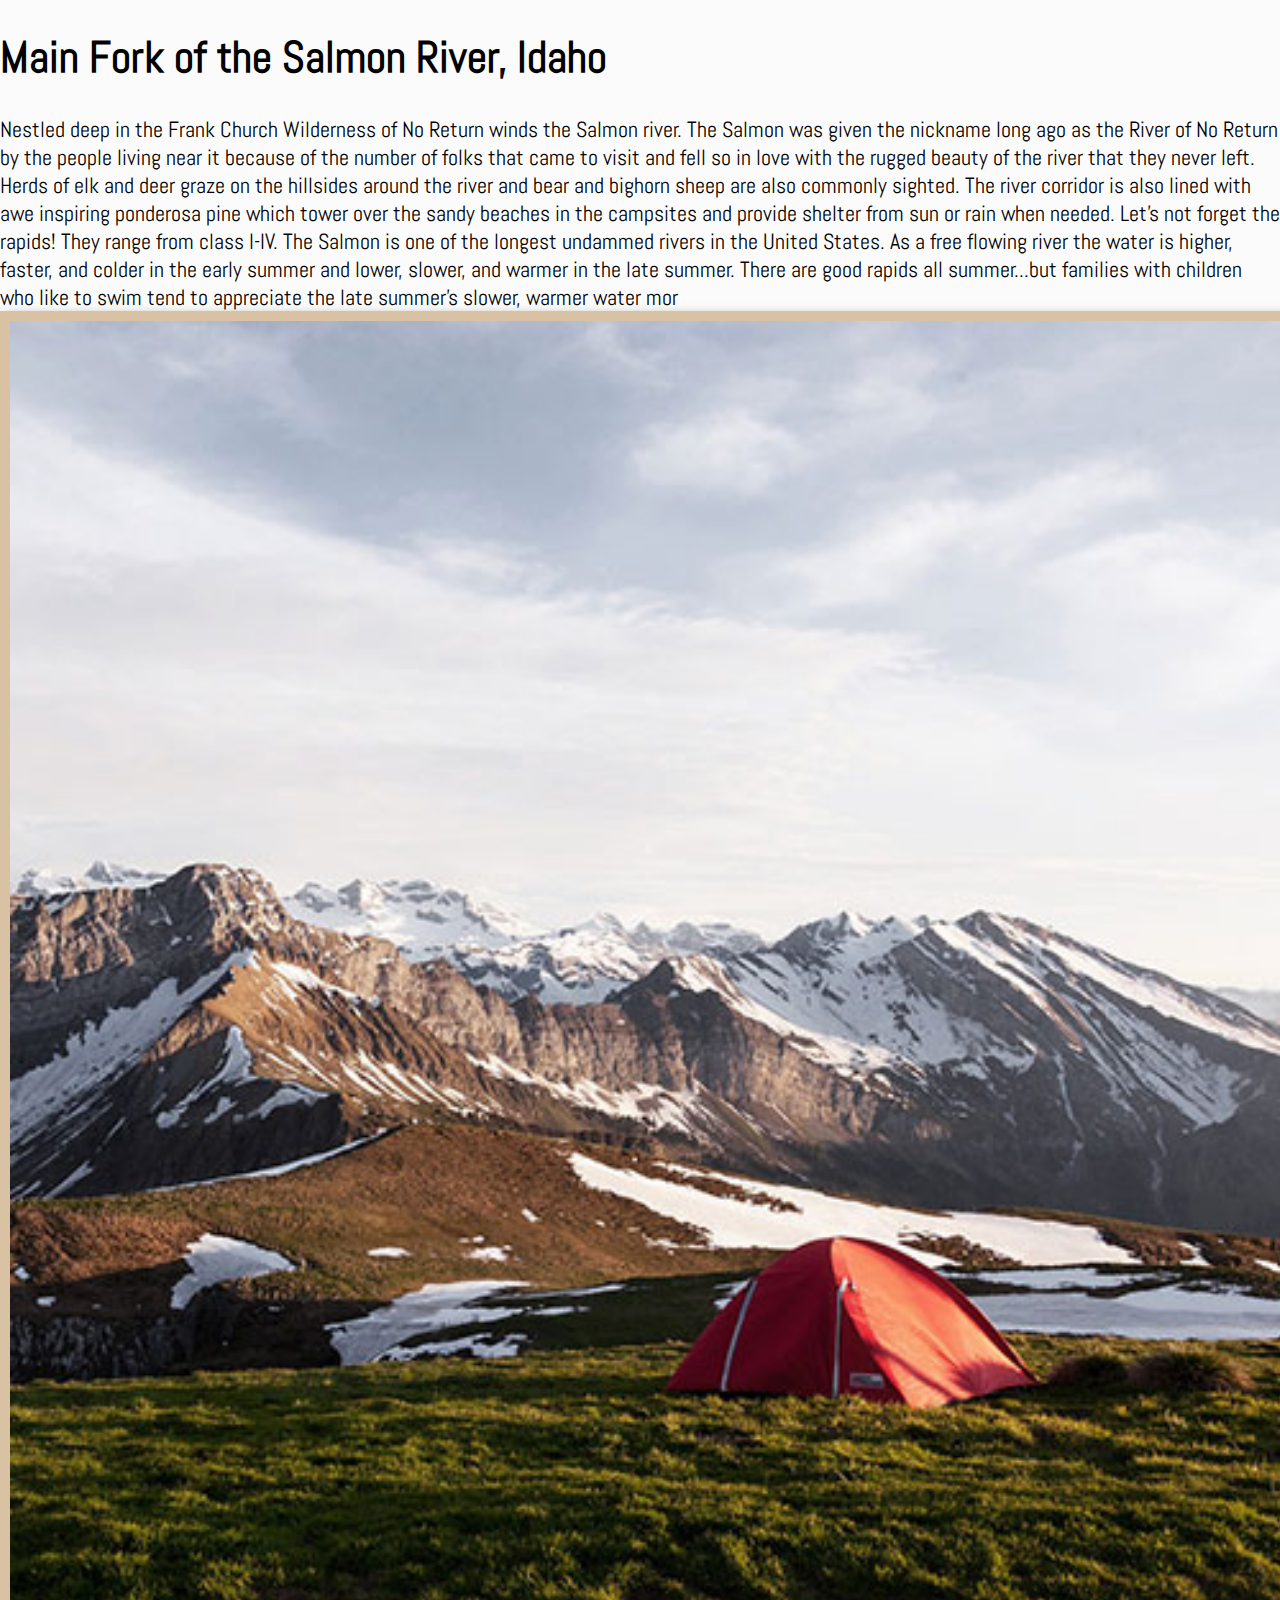
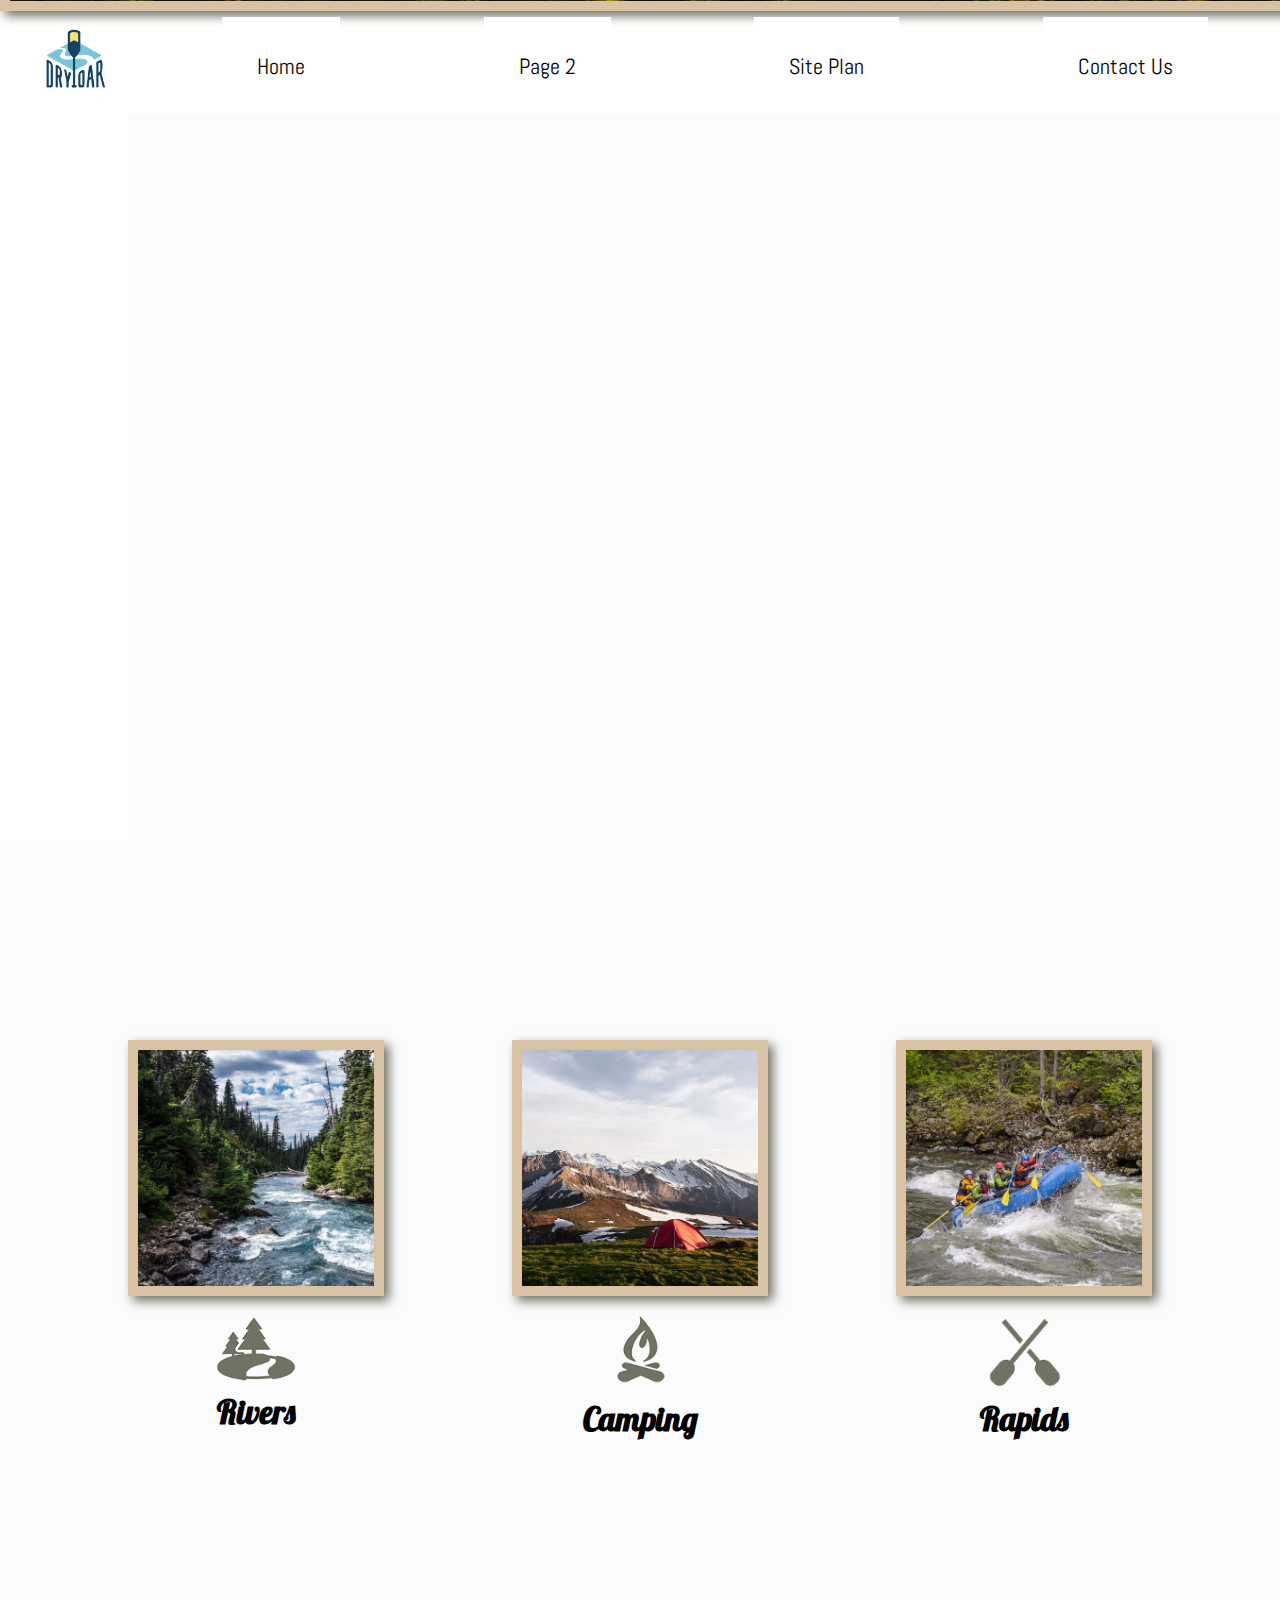
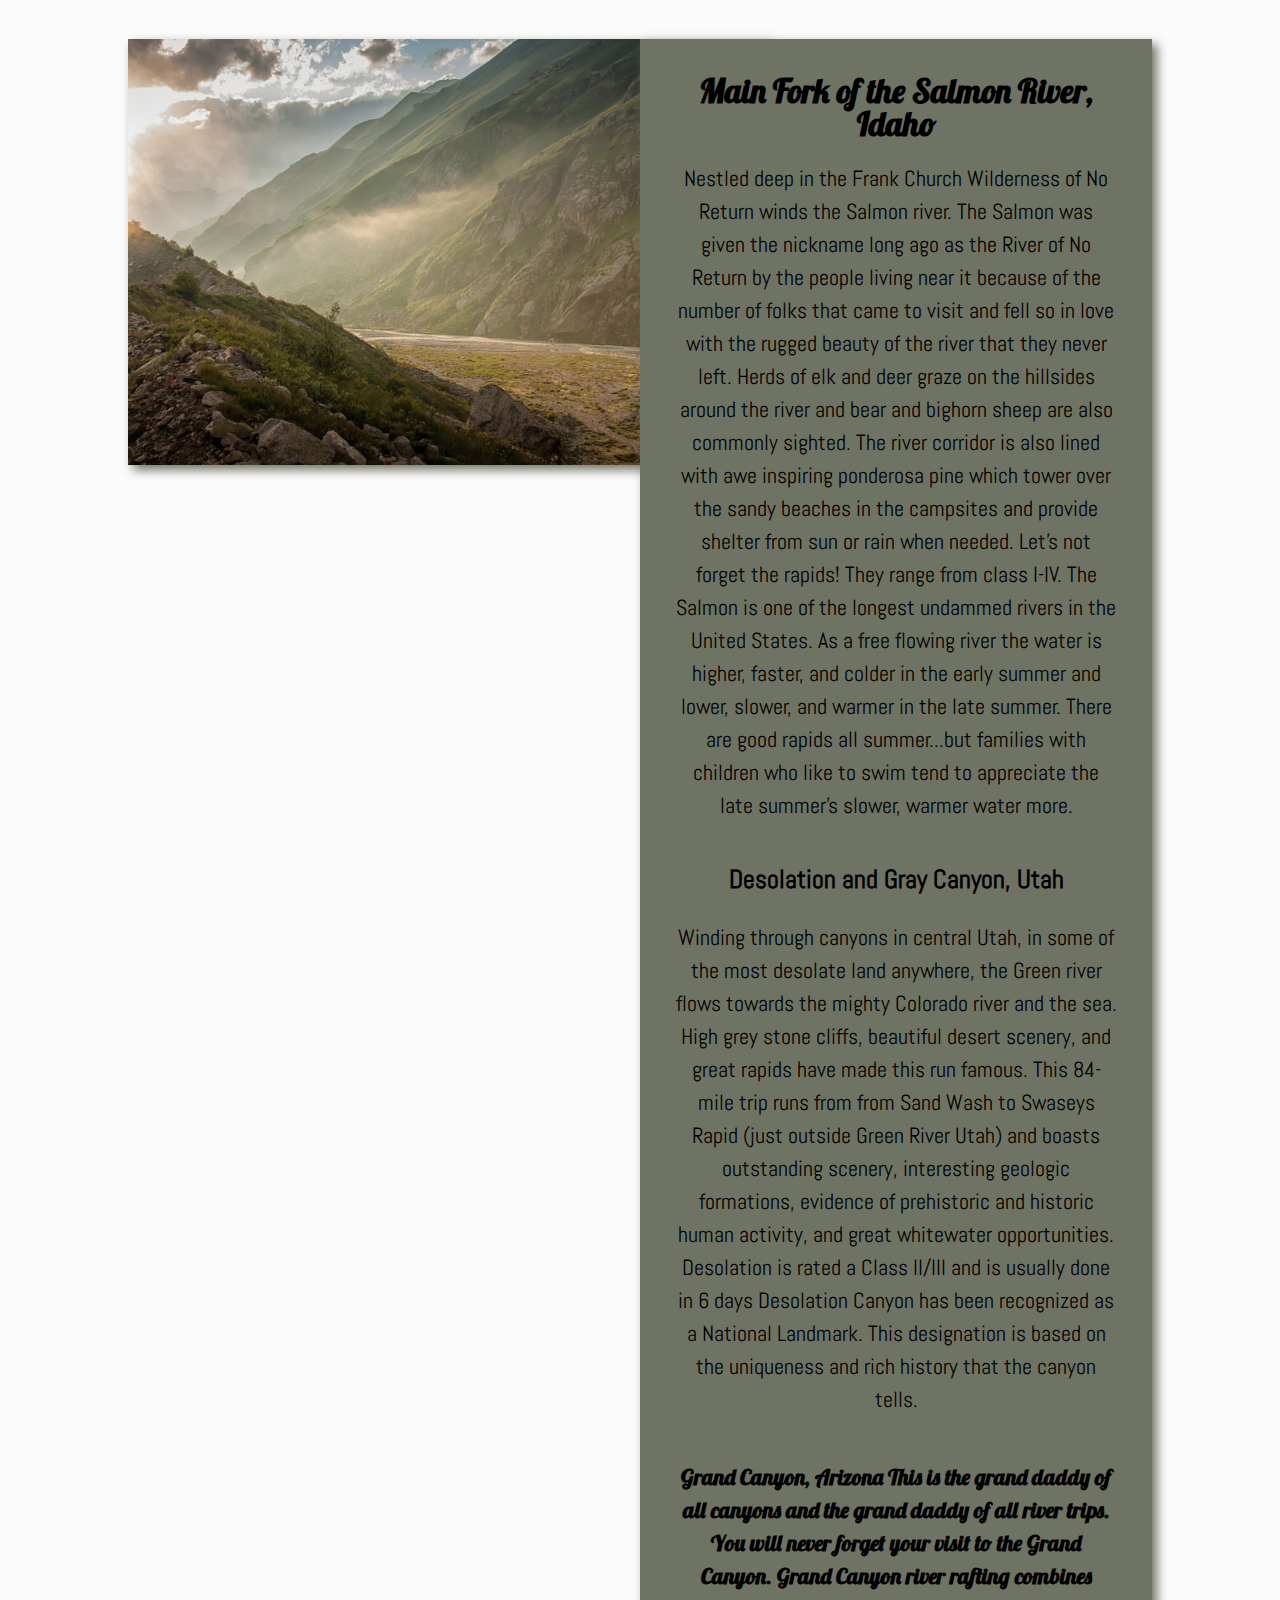
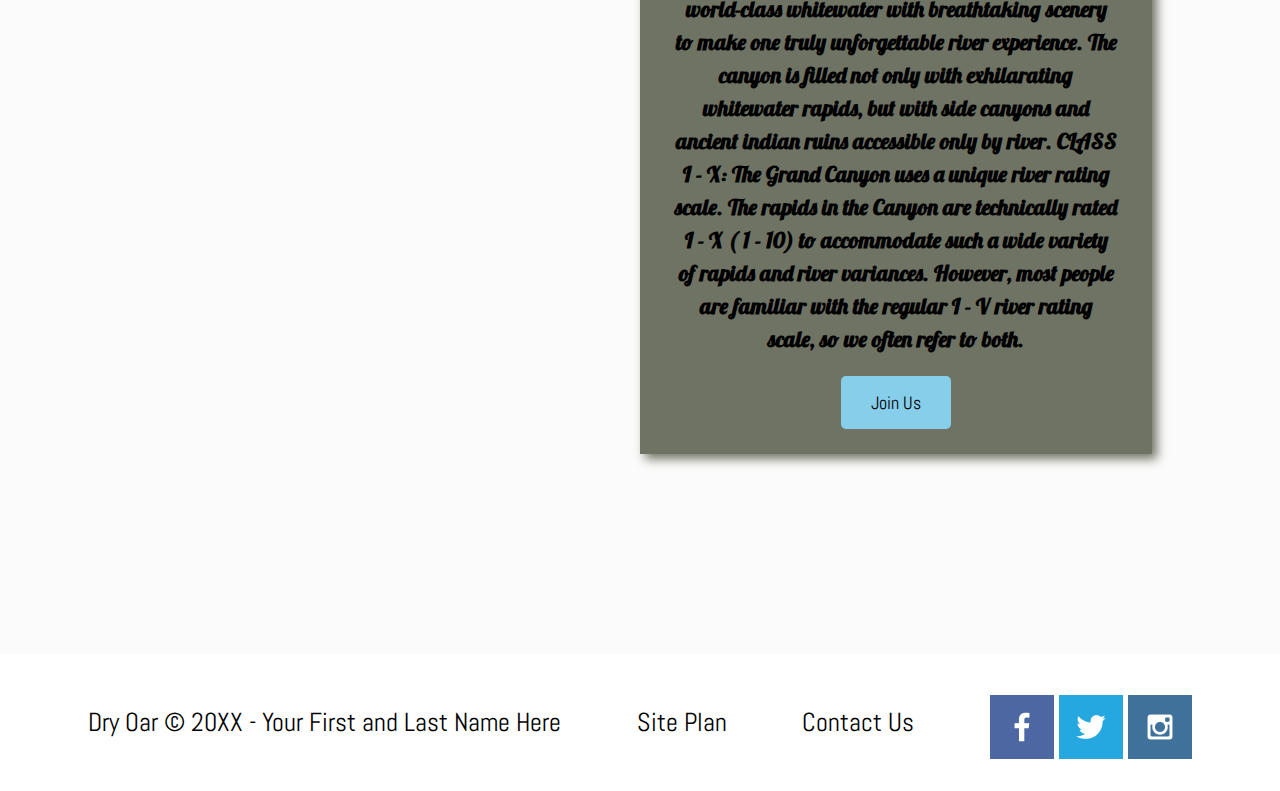
<file: wwr/html1.html>
<!DOCTYPE html>
<html lang="en">
<head>
    <meta charset="UTF-8">
    <meta http-equiv="X-UA-Compatible" content="IE=edge">
    <meta name="viewport" content="width=device-width, initial-scale=1.0">
    <title>testing</title>
</head>
<body>
    <h1>
        Main Fork of the Salmon River, Idaho
    </h1>
    <p2>
        Nestled deep in the Frank Church Wilderness of No Return winds the Salmon river. The Salmon was given the nickname long ago as the River of No Return by the people living near it because of the number of folks that came to visit and fell so in love with the rugged beauty of the river that they never left.

            Herds of elk and deer graze on the hillsides around the river and bear and bighorn sheep are also commonly sighted. The river corridor is also lined with awe inspiring ponderosa pine which tower over the sandy beaches in the campsites and provide shelter from sun or rain when needed.
            
            Let's not forget the rapids! They range from class I-IV. The Salmon is one of the longest undammed rivers in the United States. As a free flowing river the water is higher, faster, and colder in the early summer and lower, slower, and warmer in the late summer. There are good rapids all summer...but families with children who like to swim tend to appreciate the late summer's slower, warmer water mor
    </p2>
    <h2>

    </h2>
    
    <img class="card-img" src="images/camping.jpg" alt="tent in mountains">
</body>
</html>


<!DOCTYPE html>
<html lang="en">
<head>
    <meta charset="UTF-8">
    <meta http-equiv="X-UA-Compatible" content="IE=edge">
    <meta name="viewport" content="width=device-width, initial-scale=1.0">
    <title>Rivers | Subpage</title>
    <link rel="stylesheet" href="styles/styles.css">
</head>

<body>
    <div id="content">
    <header>
        <a id="logo_link" href="index.html">
            <img class="logo" src="images/logo.png" alt="Dry Oar Logo">
        </a>
        <nav>
            <a href="index.html">Home</a>
            <a href="#">Page 2</a>
            <a href="site-plan-rafting.html">Site Plan</a>
            <a href="contactus.html">Contact Us</a>
        </nav>
    </header>

        </section>
    </div>
    <main class="home-grid">
        <section class="rivers-card">
            <img class="card-img" src="images/rivers.jpg" alt="river in forest">
            <img class="icon" src="images/river_icon.png" alt="river icon">
            <h2>Rivers</h2>
        </section>
        <section class="camping-card">
            <img class="card-img" src="images/camping.jpg" alt="tent in mountains">
            <img class="icon" src="images/fire_icon.png" alt="fire icon">
            <h2>Camping</h2>
        </section>
        <section class="rapids-card">
            <img class="card-img" src="images/rapids.jpg" alt="rafting boat">
            <img class="icon" src="images/oars.png" alt="oars icon">
            <h2>Rapids</h2>
        </section>
        <div id="background"></div> 
        <img class="mountains" src="images/mountains.jpg" alt="Misty mountains">
        <section class="msg">
        <h2>Main Fork of the Salmon River, Idaho</h2>
        <p> Nestled deep in the Frank Church Wilderness of No Return winds the Salmon river. The Salmon was given the nickname long ago as the River of No Return by the people living near it because of the number of folks that came to visit and fell so in love with the rugged beauty of the river that they never left.

            Herds of elk and deer graze on the hillsides around the river and bear and bighorn sheep are also commonly sighted. The river corridor is also lined with awe inspiring ponderosa pine which tower over the sandy beaches in the campsites and provide shelter from sun or rain when needed.
            
            Let's not forget the rapids! They range from class I-IV. The Salmon is one of the longest undammed rivers in the United States. As a free flowing river the water is higher, faster, and colder in the early summer and lower, slower, and warmer in the late summer. There are good rapids all summer...but families with children who like to swim tend to appreciate the late summer's slower, warmer water more. </p>
        <h3>Desolation and Gray Canyon, Utah</h3>
        <p>Winding through canyons in central Utah, in some of the most desolate land anywhere, the Green river flows towards the mighty Colorado river and the sea. High grey stone cliffs, beautiful desert scenery, and great rapids have made this run famous. This 84-mile trip runs from from Sand Wash to Swaseys Rapid (just outside Green River Utah) and boasts outstanding scenery, interesting geologic formations, evidence of prehistoric and historic human activity, and great whitewater opportunities.

            Desolation is rated a Class II/III and is usually done in 6 days
            
            Desolation Canyon has been recognized as a National Landmark.  This designation is based on the uniqueness and rich history that the canyon tells.</p>
            
        <h4>Grand Canyon, Arizona
            This is the grand daddy of all canyons and the grand daddy of all river trips. You will never forget your visit to the Grand Canyon.
            
            Grand Canyon river rafting combines world-class whitewater with breathtaking scenery to make one truly unforgettable river experience. The canyon is filled not only with exhilarating whitewater rapids, but with side canyons and ancient indian ruins accessible only by river.
            
            CLASS I - X: The Grand Canyon uses a unique river rating scale. The rapids in the Canyon are technically rated I - X ( 1 - 10) to accommodate such a wide variety of rapids and river variances. However, most people are familiar with the regular I - V river rating scale, so we often refer to both.</h4>
            <a class='join' href="rivers.html">Join Us</a>
        </section>
</main>
<footer>
    <p>Dry Oar &copy; 20XX - Your First and Last Name Here</p>
    <p><a href="site-plan-rafting.html">Site Plan</a></p>
    <p><a href="contactus.html">Contact Us</a></p>
    <div class="social">
        <a href="https://facebook.com" target="_blank">
            <img src="images/facebook.png" alt="fb icon">
        </a>
        <a href="https://twitter.com" target="_blank">
            <img src="images/twitter.png" alt="twitter icon">
        </a>
        <a href="https://instagram.com" target="_blank">
            <img src="images/instagram.png" alt="instagram icon">
        </a>
    </div>
</footer>
            
    </div>  
</body>
</html>
</file>
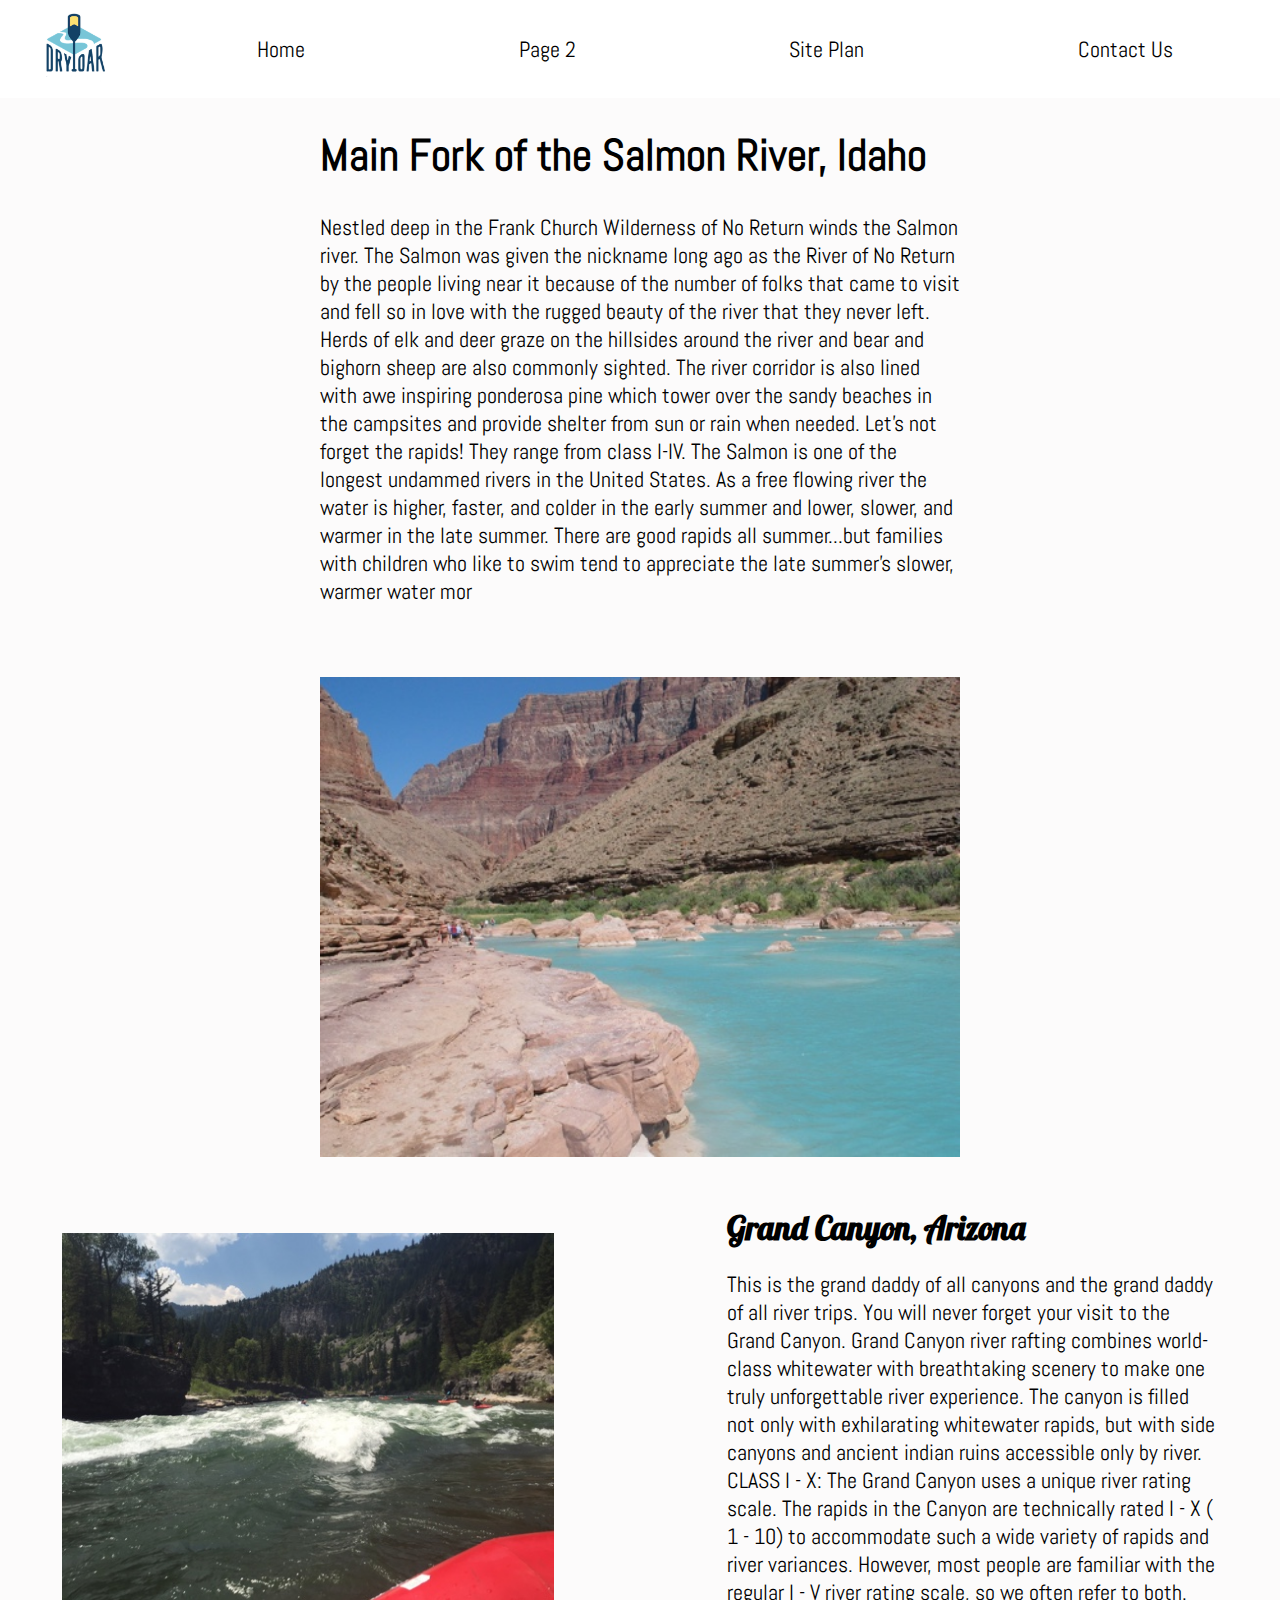
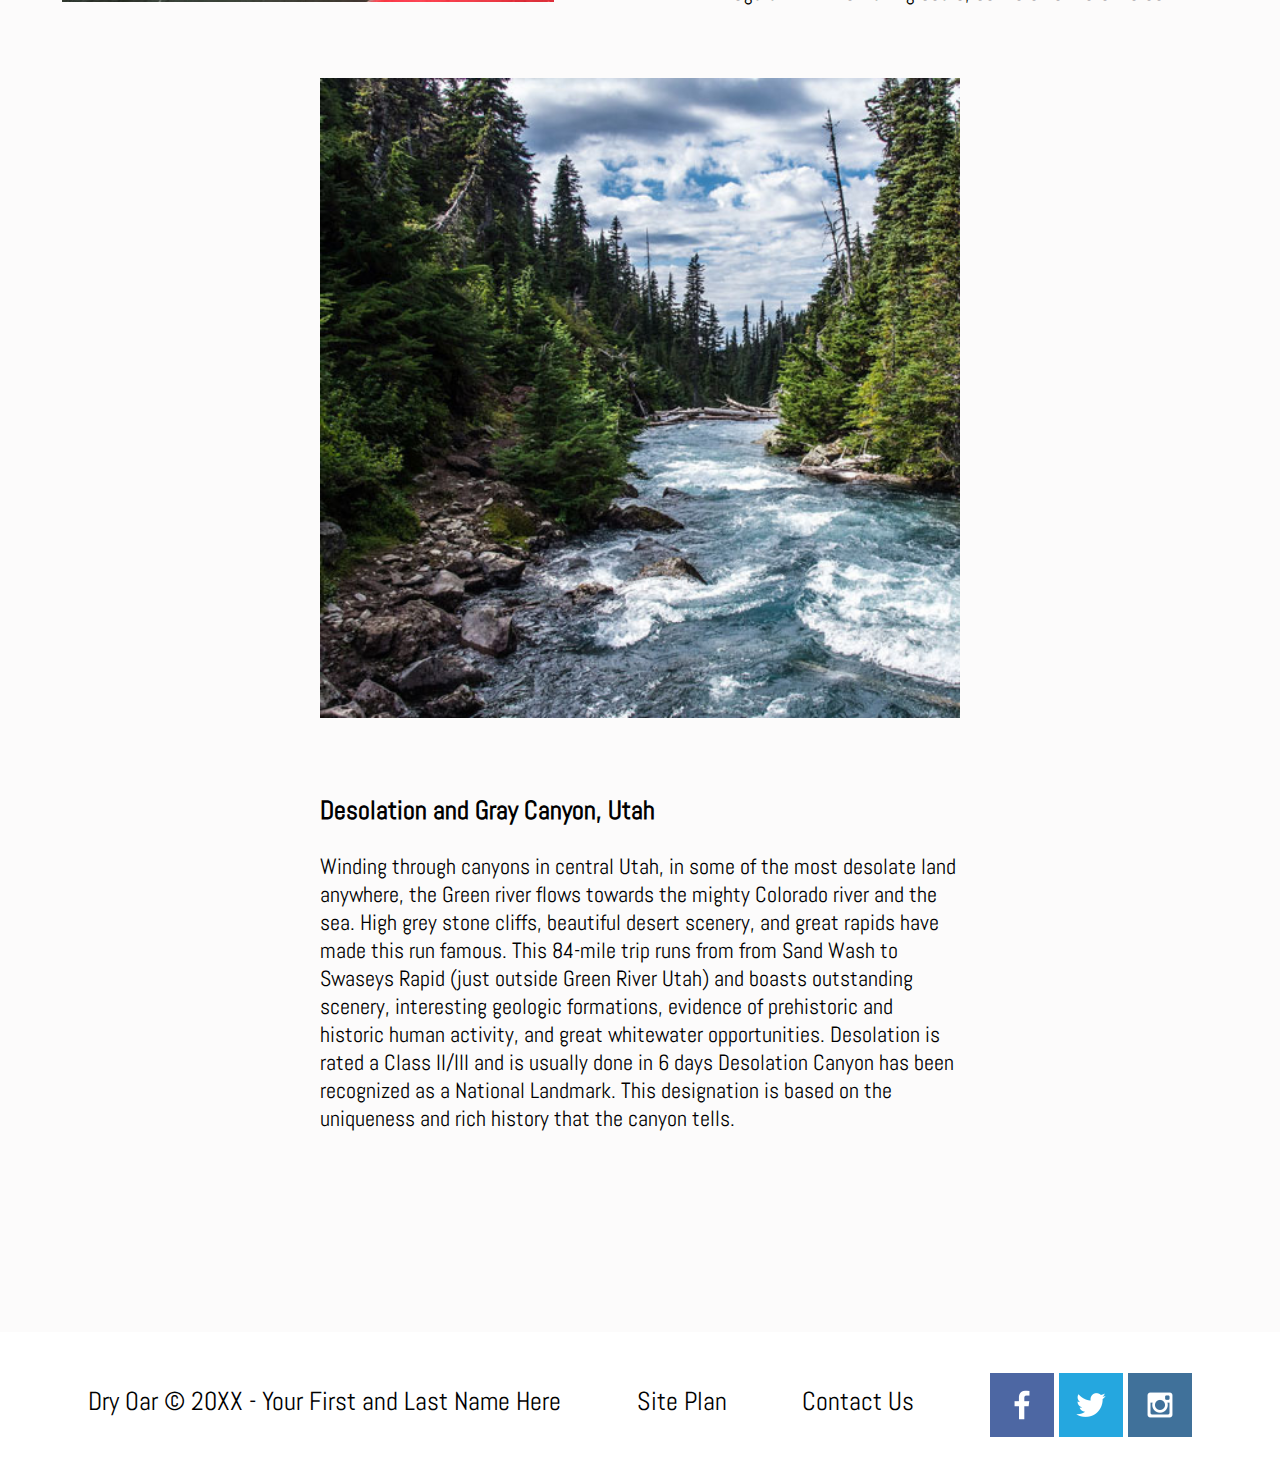
<file: wwr/rivers.html>
<!DOCTYPE html>
<html lang="en">
<head>
    <meta charset="UTF-8">
    <meta http-equiv="X-UA-Compatible" content="IE=edge">
    <meta name="viewport" content="width=device-width, initial-scale=1.0">
    <title>Rivers</title>
    <link rel="stylesheet" href="styles/styles.css">
</head>
<body>
    <div id="content">
        <header>
            <a id="logo_link" href="index.html">
                <img class="logo" src="images/logo.png" alt="Dry Oar Logo">
            </a>
            <nav>
                <a href="index.html">Home</a>
                <a href="#">Page 2</a>
                <a href="site-plan-rafting.html">Site Plan</a>
                <a href="contactus.html">Contact Us</a>
            </nav>
        </header>
<main class="main-grid">
   <div class="salmon">
        <h1>
            Main Fork of the Salmon River, Idaho
        </h1>
        <p>
            Nestled deep in the Frank Church Wilderness of No Return winds the Salmon river. The Salmon was given the nickname long ago as the River of No Return by the people living near it because of the number of folks that came to visit and fell so in love with the rugged beauty of the river that they never left.

                Herds of elk and deer graze on the hillsides around the river and bear and bighorn sheep are also commonly sighted. The river corridor is also lined with awe inspiring ponderosa pine which tower over the sandy beaches in the campsites and provide shelter from sun or rain when needed.
                
                Let's not forget the rapids! They range from class I-IV. The Salmon is one of the longest undammed rivers in the United States. As a free flowing river the water is higher, faster, and colder in the early summer and lower, slower, and warmer in the late summer. There are good rapids all summer...but families with children who like to swim tend to appreciate the late summer's slower, warmer water mor
        </p>
   </div>
    <img class="rivers-img" src="images/rivers3.jpg" alt="rivers">
    <div class="canyon">
    <h2>
        Grand Canyon, Arizona
    
    </h2>
    <p>
       
         This is the grand daddy of all canyons and the grand daddy of all river trips. You will never forget your visit to the Grand Canyon.

         Grand Canyon river rafting combines world-class whitewater with breathtaking scenery to make one truly unforgettable river experience. The canyon is filled not only with exhilarating whitewater rapids, but with side canyons and ancient indian ruins accessible only by river.

        CLASS I - X: The Grand Canyon uses a unique river rating scale. The rapids in the Canyon are technically rated I - X ( 1 - 10) to accommodate such a wide variety of rapids and river variances. However, most people are familiar with the regular I - V river rating scale, so we often refer to both.
    </p>
    </div>
    <img class="rivers-img2" src="images/rivers2.jpg" alt="rivers">
    
    <div class="desolation">
    <h3>
        Desolation and Gray Canyon, Utah
    </h3>
    <p3>
        
        Winding through canyons in central Utah, in some of the most desolate land anywhere, the Green river flows towards the mighty Colorado river and the sea. High grey stone cliffs, beautiful desert scenery, and great rapids have made this run famous. This 84-mile trip runs from from Sand Wash to Swaseys Rapid (just outside Green River Utah) and boasts outstanding scenery, interesting geologic formations, evidence of prehistoric and historic human activity, and great whitewater opportunities.

        Desolation is rated a Class II/III and is usually done in 6 days

        Desolation Canyon has been recognized as a National Landmark.  This designation is based on the uniqueness and rich history that the canyon tells.
    </p3>
    </div>
    <img class="rivers-img1" src="images/rivers1.jpg" alt="rivers">
    
 
</main>
<footer>
    <p>Dry Oar &copy; 20XX - Your First and Last Name Here</p>
    <p><a href="site-plan-rafting.html">Site Plan</a></p>
    <p><a href="contactus.html">Contact Us</a></p>
    <div class="social">
        <a href="https://facebook.com" target="_blank">
            <img src="images/facebook.png" alt="fb icon">
        </a>
        <a href="https://twitter.com" target="_blank">
            <img src="images/twitter.png" alt="twitter icon">
        </a>
        <a href="https://instagram.com" target="_blank">
            <img src="images/instagram.png" alt="instagram icon">
        </a>
    </div>
</footer>
            
    </div> 
</body>
</html>
</file>
<file: styles/main.css>
h1, a {
    color:aquamarine;
}

p{
    color:brown;
}

#active {
    background-color:blueviolet;
    color:beige;

}

.room {
    background-color:blanchedalmond;
}
</file>
<file: marketingsite/styless/site-plan.css>
@import url('https://fonts.googleapis.com/css2?family=Abel&family=Lobster&display=swap');
#content{

max-width: 1600px;
         margin: 0 auto;
}
    
         body {
            background-color: #fcfbfb; 
            font-family: Abel, Arial, sans-serif;
            font-size: 22px;
            margin: auto;
            
        }
        header {
            background-color: #ffffff;
            display: grid;
            grid-template-columns: 150px auto;
            
        }

        .home-grid {
            display: grid;
            grid-template-columns: 1fr 1fr 1fr 1fr;
        }

       
       .home-title {
            display: grid;
            margin: 0;
            font-family: Lobster, Arial, sans-serif;
            color: purple;
          
      }
      #heading{
        grid-column: 2/4;
      }
    

        h2 {
            font-family: Lobster, Arial, sans-serif;
            text-align: center;
            /* display: flex;
            justify-content: center;
            align-items: center; */
        }

    h4{
        color:black ;
        font-family: Lobster, Arial, sans-serif;
    }

    nav {
        display: flex;
        justify-content: space-around;
    }
    
    nav a {
        text-align: center;
        background-color:white ;
        color:black ;
        text-decoration: none;
        padding: 35px;
    }
    nav a:hover {
        text-align: center;
        background-color: white; 
        color: black;
    }

    #hero {
        display: grid;
        grid-template-columns: 1fr 1fr 1fr;
        margin-top: -100px; 
    }

    #hero-box {
        grid-column: 1/4;
        grid-row: 1/3;
        z-index: -1;
    }

    #hero-msg {
        grid-column: 2/3;
        grid-row: 1/2;
        margin-top: 100px; 
    }

    #hero-msg h1 {
        text-align: center;
        color:black ;
    }

    #hero-msg h4{
        text-align: center;
        color: white;
    }

    #hero-img{
        width: 100%;
    }
    .button-box{
        text-align: center;
        color: black;
    }

    main section{
        text-align: center;
        color: black ;
    }

    #background {
        height: 725px;
        color: white ;
    }
    .book{
        background-color: blueviolet;
        color: black;
        text-decoration: none;
        font-size: 18px;
        padding: 15px 30px;
        margin-top: 50px;
        border-radius: 5px;
    }

   

    .book:hover{
        background-color: aqua ;
        color:black ;
    }
    .marketing{
        grid-column: 1/5;
        grid-row: 2/3;
    }
   


    .marketing2-img{
        grid-column: 2/3;
        text-align: center;
        background-color: black;
        margin-top: 200px;
        padding: 20px 20px;
        margin-right: 10px;
        height: 800px;
       
    }

    .marketing-img3{
        width: 80%;
        padding: 20px 20px;
    }

    .marketing-img4{
        width: 80%;
    }




  

    

    main section img {
        box-sizing: border-box;
    }
                

    .msg{
        background-color:blueviolet ;
        color:black ;
        line-height: 2.5em;
        grid-column: 8/10;
        grid-row: 8/7;
    }

    #background{
        background-color:white ;
        color:black ;
    }

    footer{
        background-color:white ;
        color:black ;
        margin-top: 150px;
        padding: 25px 50px;
        display: flex;
        justify-content: space-around;
        align-items: center;
    }

   
  
    .msg {
        background-color: #6f7364;
        padding: 35px;
        grid-column: 6/10;
        grid-row: 6/7;
        box-shadow: 5px 5px 10px #6f7364;
    }
     

   

    .msg p{
        color: black
        font-size: .8em;
        padding-bottom: 15px;
    }

    .icon {
        width: 80px;
        padding-top: 10px;
    }
    
    .logo{
        width: 80px;
    }

    #logo_link{
        padding-top: 5px;
        justify-self: center;
        align-self: center;
    }

     footer{
        color: black;
        padding: 25px 50px;
     }

    footer a{
        color: black;
        text-decoration: none;
    }

   

    footer a:hover{
        color: aqua;
    }

    footer p {
        font-size: 1.2em;
    }    

    footer p a:hover {
        text-decoration: underline;
    }    

    footer .social img {
        padding-top: 15px;
    }

   
    
    





















    @media screen and (max-width: 900px) {
        #hero, .home-grid {
            display: block;
            height: auto;
        }
        nav, footer {
            flex-direction: column;
        }
        nav a {
            display: block;
            padding: 15px;
        }
        #hero {
            margin-top: 0;
        }
        #hero-msg {
            margin-top: 0;
        }
        #hero-msg h4 {
            display: none;
        }
        .home-title {
            font-size: 25px;
            color: #6f7364;
        }
        .rivers-card, .camping-card, .rapids-card { 
            margin: 50px auto;
            width: 60%;
        }
        #background {
            display: none;
        }
        .mountains, .msg {
            width: 80%;
            display: block;
            margin: 0 auto;
        }
        footer {
            margin-top: 25px;
        }
    }
</file>
<file: wwr/styles/styles.css>
@import url('https://fonts.googleapis.com/css2?family=Abel&family=Lobster&display=swap');
#content{

max-width: 1600px;
         margin: 0 auto;
}
    
         body {
            background-color: #fcfbfb; 
            font-family: Abel, Arial, sans-serif;
            font-size: 22px;
            margin: 0;
            padding: 0;
        }
        header {
            background-color: #ffffff;
            display: grid;
            grid-template-columns: 150px auto;
            
        }

        .home-grid {
            display: grid;
            grid-template-columns: 1fr 1fr 1fr 1fr 1fr 1fr 1fr 1fr 1fr 1fr;
        }

        
    
        h2 {
            margin: 0;
            font-family: Lobster, Arial, sans-serif;
        }

    h4{
        color:black ;
        font-family: Lobster, Arial, sans-serif;
    }

    nav {
        display: flex;
        justify-content: space-around;
    }
    
    nav a {
        text-align: center;
        background-color:white ;
        color:black ;
        text-decoration: none;
        padding: 35px;
    }
    nav a:hover {
        text-align: center;
        background-color:blueviolet; 
        color: black;
    }

    #hero {
        display: grid;
        grid-template-columns: 1fr 3fr 1fr;
        margin-top: -100px; 
    }

    #hero-box {
        grid-column: 1/4;
        grid-row: 1/3;
        z-index: -1;
    }

    #hero-msg {
        grid-column: 2/3;
        grid-row: 1/2;
        margin-top: 100px; 
    }

    #hero-msg h1 {
        text-align: center;
        color:black ;
    }

    #hero-msg h4{
        text-align: center;
        color: white;
    }

    #hero-img{
        width: 100%;
    }
    .button-box{
        text-align: center;
        color: black;
    }

    main section{
        text-align: center;
        color: black ;
    }

    #background {
        height: 725px;
        color: white ;
    }
    .book{
        background-color: blueviolet;
        color: black;
        text-decoration: none;
        font-size: 18px;
        padding: 15px 30px;
        margin-top: 50px;
        border-radius: 5px;
    }

    .join{
       background-color: skyblue;
       color: black ;
       text-decoration: none;
       font-size: 18px;
       padding: 15px 30px;
       margin-top: 50px;
       border-radius: 5px;
    }

    .book:hover{
        background-color: aqua ;
        color:black ;
    }

    .join:hover{
        background-color:aqua ;
        color:black ;
    }

    .rivers-card{
        margin: 200px 0;
        grid-column: 2/4;
        grid-row: 2/3;
    }

    .camping-card{
        margin: 200px 0;
        grid-column: 5/7;
        grid-row: 2/3;
    }

    .rapids-card{
        margin: 200px 0;
        grid-column: 8/10;
        grid-row: 2/3;
    }

    .card-img {
        border: 10px solid #d9c2a3;
        width: 100%;
        transition: transform .5s;
        box-shadow: 5px 5px 10px #6f7364;
       
    }

    .mountains {
        width: 100%;
        grid-column: 2/7;
        grid-row: 5/8;
        box-shadow: 5px 5px 10px #6f7364;
    }

    main section img {
        box-sizing: border-box;
    }
                

    .msg{
        background-color:blueviolet ;
        color:black ;
        line-height: 1.5em;
        grid-column: 6/10;
        grid-row: 6/7;
    }

    #background{
        background-color:white ;
        color:black ;
    }

    footer{
        background-color:white ;
        color:black ;
        margin-top: 200px;
        padding: 25px 50px;
        display: flex;
        justify-content: space-around;
        align-items: center;
    }

    .home-title{
        background-color: white;
        color:black ;
        font-family: Lobster, Arial, sans-serif;
        font-size: 2em;
        margin-top: 10px;
    }
    .msg {
        background-color: #6f7364;
        padding: 35px;
        grid-column: 6/10;
        grid-row: 6/7;
        box-shadow: 5px 5px 10px #6f7364;
    }
     

    .msg h2{
        color: black
       
    }

    .msg p{
        color: black
        font-size: .8em;
        padding-bottom: 15px;
    }

    .icon {
        width: 80px;
        padding-top: 10px;
    }
    
    .logo{
        width: 80px;
    }

    #logo_link{
        padding-top: 5px;
        justify-self: center;
        align-self: center;
    }

     footer{
        color: black;
        padding: 25px 50px;
     }

    footer a{
        color: black;
        text-decoration: none;
    }

    .card-img:hover {
        opacity: .6;
        transform: scale(1.1);
    }

    footer a:hover{
        color: aqua;
    }

    footer p {
        font-size: 1.2em;
    }    

    footer p a:hover {
        text-decoration: underline;
    }    

    footer .social img {
        padding-top: 15px;
    }

    /*Rivers Page CSS*/
    .main-grid {
        display:grid;
        grid-template-columns: 1fr 1fr ;
        grid-gap: 50px;
        justify-items: center;
        align-items: center;
    }

    .salmon{
        grid-column: 1/3;
        grid-row: 1/2;
        width: 50%;
    }

    .rivers-img{
        grid-column: 1/3;
        grid-row: 2/3;
        width: 50%;
    }

    .rivers-img2{
        grid-column: 1/2;
        grid-row: 3/4;
        width:80%;
    }

    .canyon{
        grid-column: 2/3;
        grid-row: 3/4;
        width: 80%;
    }

    .rivers-img1{
        grid-column: 1/3;
        grid-row: 4/5;
        width:50%;
    }

    .desolation{
        grid-column: 1/3;
        grid-row: 5/6;
        width:50%;
    }

    





















    @media screen and (max-width: 900px) {
        #hero, .home-grid {
            display: block;
            height: auto;
        }
        nav, footer {
            flex-direction: column;
        }
        nav a {
            display: block;
            padding: 15px;
        }
        #hero {
            margin-top: 0;
        }
        #hero-msg {
            margin-top: 0;
        }
        #hero-msg h4 {
            display: none;
        }
        .home-title {
            font-size: 25px;
            color: #6f7364;
        }
        .rivers-card, .camping-card, .rapids-card { 
            margin: 50px auto;
            width: 60%;
        }
        #background {
            display: none;
        }
        .mountains, .msg {
            width: 80%;
            display: block;
            margin: 0 auto;
        }
        footer {
            margin-top: 25px;
        }
    }
</file>
<file: positionstyles.css>
/* CSS - Name: "positionstyles.css" */
/* Activity 1 styles */
.content1 {
  /* This is the parent of the activity 1 boxes. */
  display: grid;
  grid-template-columns: 1fr 1fr;
  grid-gap: 20px;
  justify-items: center;

}
.red1 { 
  width: 100%; 
  height: 100px; 
  background-color: red; 
  grid-column: 1/3;

} 
.green1 {
  width: 200px; 
  height: 200px; 
  background-color: green; 

} 
.yellow1 {
  width: 200px; 
  height: 200px; 
  background-color: gold; 
} 
.blue1 {
  width: 100px; 
  height: 100%; 
  background-color: blue; 
  grid-column: 1/3;
} 
/* Activity 2 styles */ 
.content2 {
  /* This is the parent of the activity 2 boxes. */
  display: grid;
  grid-template-columns: repeat(5, 50px);
}
.red2 {
  width: 100px; 
  height: 100px; 
  background-color: red; 
  grid-column: 1/3;
  grid-row: 1/3;
} 
.green2 { 
  width: 100px; 
  height: 100px; 
  background-color: green; 
  grid-column: 2/4;
  grid-row: 2/4;
} 
.yellow2 {
  width: 100px; 
  height: 100px; 
  background-color: gold; 
  grid-column: 3/5;
  grid-row: 3/5;
} 
.blue2 {
  width: 100px; 
  height: 100px; 
  background-color: blue; 
  grid-column: 4/6;
  grid-row: 4/6;
} 
/* Activity 3 styles */ 
.content3 {
  /* This is the parent of the activity 3 boxes. */
  display: grid;
  grid-template-columns: 1fr 1fr;
  grid-column-gap: 80px;
}
.red3 {
  width: 100%; 
  height: 100px; 
  background-color: red; 
  grid-column: 1/3;
} 
.green3 {
  width: 100%; 
  height: 200px; 
  background-color: green;
} 
.yellow3 {
  width: 100%; 
  height: 200px; 
  background-color: gold; 
} 
.blue3 {
  width: 100%;
  height: 100px; 
  background-color: blue; 
  grid-column: 1/3;
} 
/* Activity 4 styles */ 
.content4 {
  /* This is the parent of the activity 4 boxes. */
  height: 400px;
  display: grid;
  grid-template-columns: 1fr 1fr;
}
.red4 {
  width: 100%; 
  height: 100%; 
  background-color: red; 
  grid-row: 1/4 ;
} 
.green4 {
  width: 100%; 
  height: 100%; 
  background-color: green; 
} 
.yellow4 {
  width: 100%; 
  height: 100%; 
  background-color: gold; 
} 
.blue4 {
  width: 100%; 
  height: 100%; 
  background-color: blue; 
} 
/* Activity 5 styles */ 
.content5 {
  /* This is the parent of the activity 5 boxes. */
  height: 400px;
}
.red5 { 
  width: 100%; 
  height: 100px; 
  background-color: red; 
} 
.green5 { 
  width: 200px; 
  height: 200px; 
  background-color: green; 

} 
.yellow5 {
  width: 100%; 
  height: 300px; 
  background-color: gold; 

} 
.blue5 {
  width: 100%; 
  height: 100px; 
  background-color: blue; 
} 
/* Activity 6 styles */ 
.content6 {
  /* This is the parent of the activity 6 boxes. */
  height: 600px;
  display: grid;
  grid-template-columns: repeat(6, 100px);
  
}
.red6 {
  width: 400px; 
  height: 200px; 
  background-color: red; 
  grid-column: 1/5;
  grid-row: 1/3;
  z-index: -1;
} 
.green6 {
  width: 200px; 
  height: 200px; 
  background-color: green; 
  grid-column: 1/3;
  grid-row: 5/7;
} 
.yellow6 {
  width: 200px; 
  height: 400px; 
  background-color: gold; 
  grid-column: 5/7;
  grid-row: 3/7;
} 
.blue6 {
  width: 400px; 
  height: 400px; 
  background-color: blue; 
  grid-column: 2/6;
  grid-row: 2/6;
  z-index: -1;
} 


/* Do not make any changes below here */
.activity {
  width: 70%; 
  margin: 20px auto; 
  font-family: Arial, sans-serif; 
  border: 1px solid black; 
  padding: 10px; 
  clear:both; 
  overflow: auto;
} 

.hint {
  border: 1px solid grey;
  background: #e0e0e0;
  padding: .5em;
  position: relative;
  margin: 1em 0;
}
.hint h3 {
  margin: 0;
}
.hint:hover {
  background: #d0d0d0;
}
.hint > div {
  display: none;
}

.hint input[type=checkbox] {
  position: absolute;
  width: 100%;
  height: 100%;
  opacity: 0;
  z-index: 1;
  cursor: pointer;
}

.hint input[type=checkbox]:checked ~ div {
  display: block;
}

.hint i {
  position: absolute;
  transform: translate(-6px, 0);
  margin-top: 16px;
  right: 10px;
  top: -3px;
}
.hint i:before, .hint i:after {
  content: "";
  position: absolute;
  background-color: black;
  width: 3px;
  height: 9px;
}
.hint i:before {
  transform: translate(2px, 0) rotate(45deg);
}
.hint i:after {
  transform: translate(-2px, 0) rotate(-45deg);
}

.hint input[type=checkbox]:checked ~ i:before {
  transform: translate(-2px, 0) rotate(45deg);
}
.hint input[type=checkbox]:checked ~ i:after {
  transform: translate(2px, 0) rotate(-45deg);
}
.hint a {
  position: relative;
  z-index: 1;
}
</file>
<file: marketingsite/styless/subpage1.css>
@import url('https://fonts.googleapis.com/css2?family=Abel&family=Lobster&display=swap');
#content{

    max-width: 1600px;
    margin: 0 auto;
    }

body{
   margin: 0;
   padding: 0;
}

header {
    background-color: #ffffff;
    display: grid;
    grid-template-columns: 150px auto;
    
}

h2 {
    font-family: Lobster, Arial, sans-serif;
    text-align: center;
    /* display: flex;
    justify-content: center;
    align-items: center; */
}


h4{
    color:black ;
    font-family: Lobster, Arial, sans-serif;
}

.home-title {
    display: grid;
    margin: 0;
    font-family: Lobster, Arial, sans-serif;
    color: purple;
  
}

footer{
    background-color:white ;
    color:black ;
    margin-top: 200px;
    padding: 25px 50px;
    display: flex;
    justify-content: space-around;
    align-items: center;
}



.marketing-img1{
    width: 100%;
}

#banner{
  text-align: center;

}
.home-grid3 p{
    padding: 10px;
}

.marketing-img{
    
    padding: 0 500px 0 500px;
}

.home-grid3{
    display: grid;
    grid-template-columns: 2fr 1fr ;
    grid-gap: 10px;
}

p{
    grid-column: 1/3;
    grid-row: 1/2;
}

.home-grid3 > img{
    grid-column: 1/2;
    grid-row: 2/3;
}

#maindiv{
    grid-column: 2/3;
    grid-row: 2/3;
    line-height: 100px;
}

.logo{
    width: 80px;
}


nav {
    display: flex;
    justify-content: space-around;
}

nav a {
    text-align: center;
    background-color:white ;
    color:black ;
    text-decoration: none;
    padding: 35px;
}
nav a:hover {
    text-align: center;
    background-color: white; 
    color: black;
}



footer{
    background-color:white ;
    color:black ;
    margin-top: 200px;
    padding: 25px 50px;
    display: flex;
    justify-content: space-around;
    align-items: center;
}

footer{
    color: black;
    padding: 25px 50px;
 }

footer a{
    color: black;
    text-decoration: none;
}



footer a:hover{
    color: aqua;
}

footer p {
    font-size: 1.2em;
}    

footer p a:hover {
    text-decoration: underline;
}    

footer .social img {
    padding-top: 15px;
}
</file>
